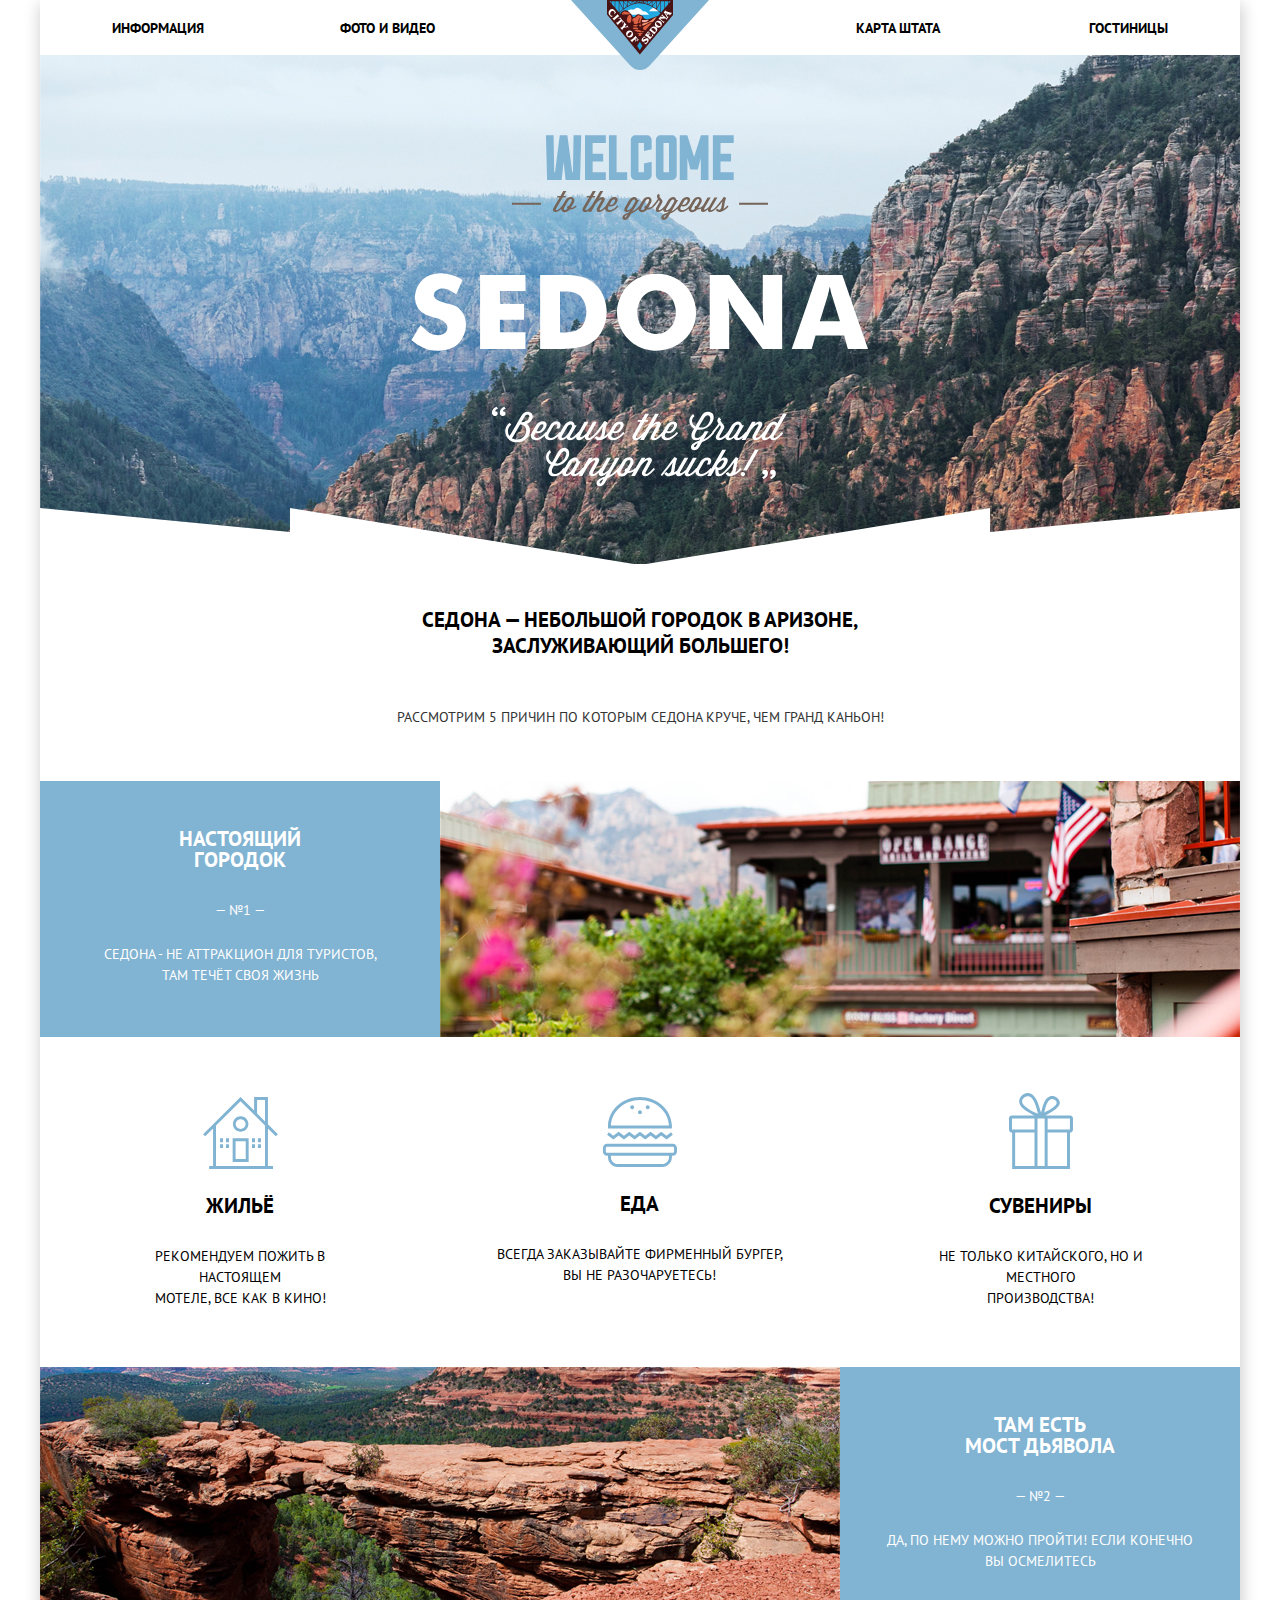
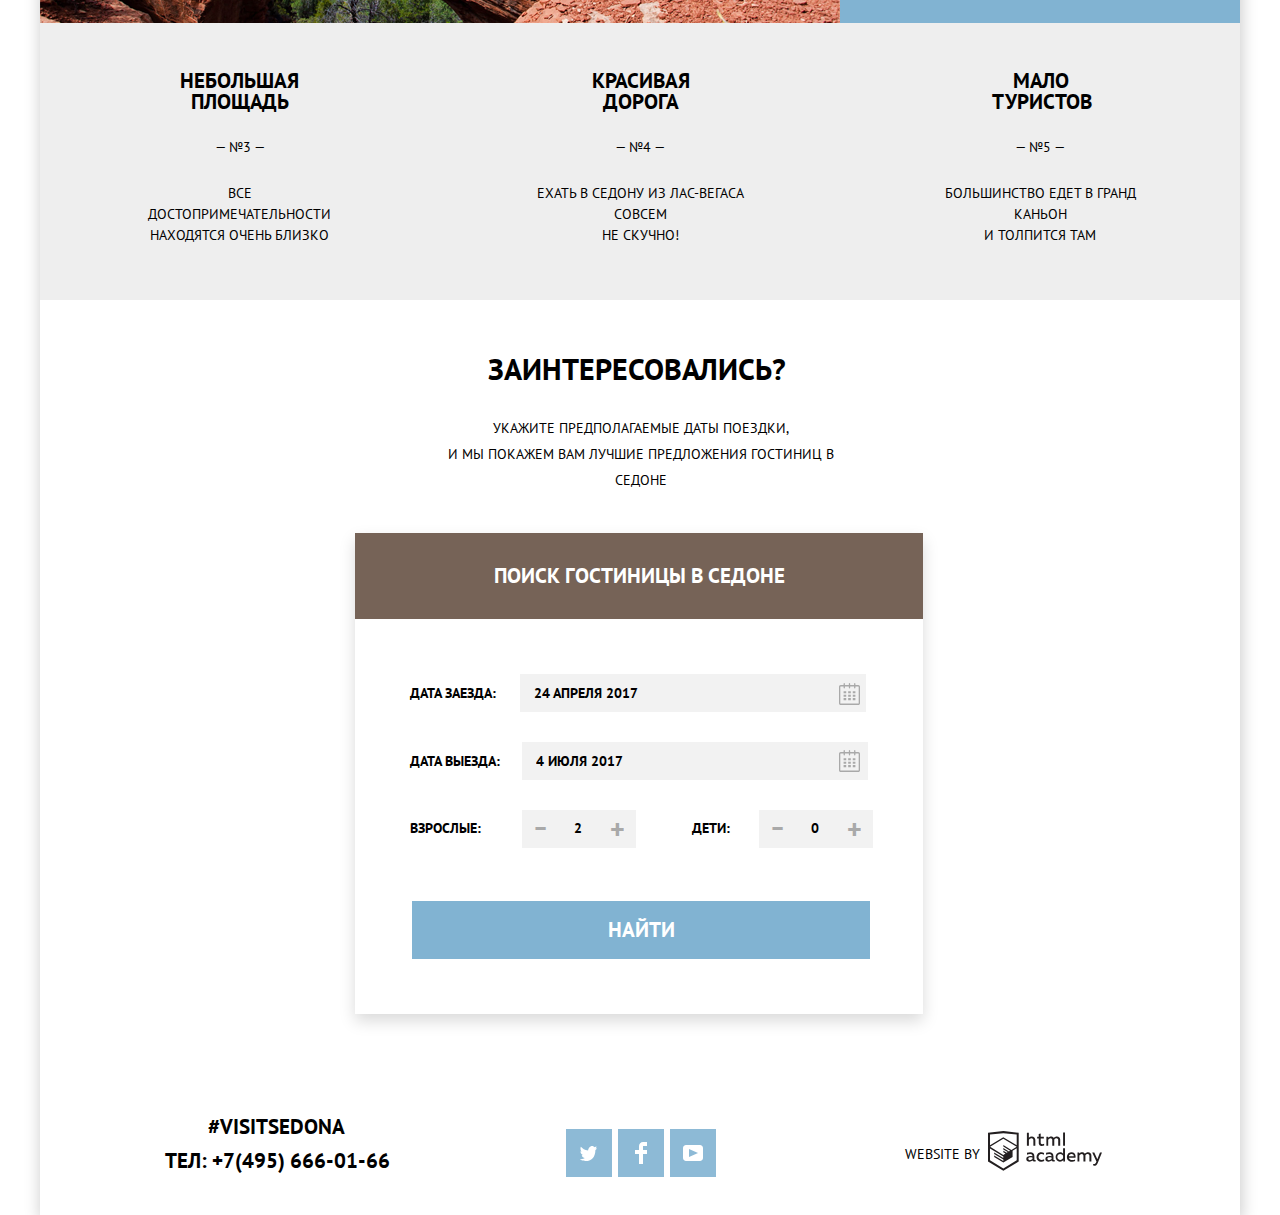
<file: index.html>
<!DOCTYPE html>
<html class="page" lang="ru">

<head>
  <meta charset="utf-8">
  <title>HTML Academy: Седона</title>
  <link rel="icon" href="favicon.ico">
  <link rel="icon" href="img/152.svg" type="image/svg+xml">
  <link rel="apple-touch-icon" href="img/180.png">
  <link rel="manifest" href="manifest.webmanifest">
  <link rel="stylesheet" href="css/normalize.css">
  <link rel="stylesheet" href="css/style.min.css">
</head>

<body class="page-body container">
  <header class="main-header">
    <a class="main-header-logo" aria-label="Логотип сайта Седоны">
      <img src="img/logo.svg" width="138" height="70" alt="Логотип Седоны">
    </a>
    <nav class="main-navigation">
      <ul class="site-navigation list-offset">
        <li><a href="#">Информация</a></li>
        <li><a href="#">Фото и видео</a></li>
        <li class="right"><a href="#">Карта Штата</a></li>
        <li class="right"><a href="catalog.html">Гостиницы</a></li>
      </ul>
    </nav>
  </header>

  <main class="container">
    <h1 class="visually-hidden">Седона</h1>
    <div class="logo">
      <p class="welcome-svg"><svg width="458" height="352" viewBox="0 0 458 352" fill="none"
          xmlns="http://www.w3.org/2000/svg">
          <path fill-rule="evenodd" clip-rule="evenodd"
            d="M181.774 56.09L178.929 60.967H176.2L175.33 62.401H178.087L172.018 72.784C170.741 74.992 171.642 77.03 174.08 77.03C175.303 77.03 176.618 76.393 177.933 75.409L177.155 76.743H180.201L184.789 68.856C189.433 63.089 191.495 63.836 190.188 66.046L186.268 72.786C184.99 74.996 185.891 77.034 188.329 77.034C190.125 77.034 192.117 75.664 194.022 73.829C194.168 75.686 195.689 77.034 198.112 77.034C201.535 77.034 204.932 74.394 207.428 71.526C207.231 71.123 206.709 70.665 206.302 70.493L206.099 70.719C203.921 73.216 201.135 75.194 199.017 75.194C197.157 75.194 196.053 74.048 197.447 71.639L197.737 71.119C199.683 71.924 203.341 71.55 205.605 67.679L206.042 66.932C207.667 64.179 206.1 62.114 203.632 62.114C201.193 62.114 199.249 63.377 197.972 65.555L195.042 70.52L194.866 70.72C192.689 73.214 190.571 75.192 189.235 75.192C188.569 75.192 188.189 74.732 188.885 73.557L193.24 66.014C194.546 63.749 193.3 62.114 191.616 62.114C190.309 62.114 188.914 62.831 187.406 64.379L192.224 56.09H189.205L180.782 70.528L180.612 70.718C178.436 73.214 176.315 75.192 174.979 75.192C174.312 75.192 173.935 74.732 174.633 73.557L181.105 62.399H183.572L184.444 60.966H181.948L184.793 56.091L181.774 56.09ZM149.465 60.969L152.31 56.094H155.329L152.483 60.967H154.982L154.11 62.403H151.645L145.169 73.561C144.472 74.736 144.85 75.196 145.517 75.196C146.852 75.196 148.974 73.217 151.15 70.721L151.306 70.545L152.543 68.455L154.023 65.902C155.765 62.918 157.563 62.002 159.885 62.002C162.731 62.002 164.414 64.955 162.586 68.082L159.741 72.928C161.252 72.899 162.935 72.184 164.299 70.721L164.504 70.493C164.91 70.665 165.432 71.122 165.632 71.526C164.092 73.332 161.248 74.422 159.448 74.422H158.782C155.513 78.506 150.166 77.763 150.172 73.961C148.306 75.73 146.369 77.034 144.615 77.034C142.177 77.034 141.276 74.996 142.554 72.787L148.622 62.404H145.865L146.735 60.969H149.465ZM160.263 66.967C161.291 65.225 160.825 64.02 159.841 63.93C159.076 63.86 157.998 64.466 157.071 66.022L155.62 68.459L153.326 72.387C151.526 75.484 154.983 75.943 156.405 73.533L156.435 73.477C156.26 73.189 156.144 72.844 156.144 72.473C156.144 71.498 156.927 70.694 157.914 70.694H158.059L160.263 66.967ZM203.575 66.936C204.587 65.192 204.055 64.275 203.086 64.332V64.333C202.334 64.377 201.317 65.011 200.554 66.303L198.608 69.66C199.741 70.062 201.688 70.12 203.138 67.682L203.575 66.936ZM247.404 58.869C245.69 60.389 245.546 62.083 246.621 63.459L246.883 63.803L246.821 63.8899C245.492 65.7458 243.718 68.2255 241.773 70.487L241.775 70.49L241.572 70.719C240.207 72.18 238.526 72.899 237.014 72.928L239.857 68.08C241.687 64.954 240.004 62 237.157 62C234.837 62 233.037 62.918 231.297 65.9L229.813 68.453L228.575 70.545L228.421 70.721C225.924 73.561 223.778 75.392 221.396 76.397L228.159 64.983H226.389C226.389 63.749 225.113 62.113 223.225 62.113C221.601 62.113 219.335 63.378 218.057 65.557L213.819 72.784C212.541 74.992 213.441 77.03 215.879 77.03C216.722 77.03 217.739 76.656 218.756 76.026L217.913 77.43C213.849 78.663 211.293 80.298 211.293 82.536C211.293 85.405 215.735 86.007 217.913 82.336L220.205 78.406C222.621 77.663 224.988 76.259 227.445 73.942C227.424 77.759 232.782 78.509 236.055 74.418H236.723C238.523 74.418 241.368 73.329 242.907 71.522C244.356 69.858 245.487 68.367 247.897 65.127L248.302 65.616C248.679 66.103 248.827 66.706 248.477 67.307L245.284 72.786C244.004 74.996 244.905 77.032 247.345 77.032C248.875 77.032 250.549 76.037 252.187 74.61C252.137 75.996 253.074 77.032 254.806 77.032C255.646 77.032 256.663 76.659 257.68 76.028L256.838 77.43C252.773 78.663 250.222 80.298 250.222 82.536C250.222 85.405 254.662 86.006 256.838 82.336L259.13 78.406C261.59 77.648 264 76.2 266.507 73.807C266.643 75.675 268.165 77.032 270.597 77.032C273.055 77.032 275.496 75.669 277.601 73.842C277.484 77.747 282.911 78.545 286.213 74.42H286.881C287.826 74.42 289.056 74.112 290.238 73.567C289.425 75.64 290.172 77.032 291.899 77.032C293.555 77.032 295.412 75.54 296.863 74.164C296.573 75.769 297.53 77.032 299.447 77.032C301.943 77.032 304.817 74.395 307.315 71.526L307.313 71.524C308.668 69.9796 309.896 68.3481 310.883 67.0383L310.883 67.0381C311.143 66.6925 311.387 66.3693 311.611 66.076C311.211 67.1162 311.017 68.435 310.827 69.7278C310.452 72.2827 310.091 74.736 308.185 74.736C307.169 74.736 306.765 73.646 306.765 73.646L304.875 74.621C304.875 74.621 305.426 77.033 308.185 77.033C308.453 77.033 308.697 77.0074 308.959 76.9799L309.025 76.973C309.04 76.973 309.055 76.9662 309.071 76.9595C309.086 76.9527 309.101 76.946 309.116 76.946C312.192 76.546 315.24 74.136 317.504 71.526C317.331 71.067 316.808 70.608 316.374 70.492L316.171 70.721C315.106 71.9533 313.886 73.0423 312.541 73.961C312.916 72.8472 313.113 71.4997 313.326 70.043C313.657 67.7852 314.025 65.2653 315.155 62.947L312.891 61.742C312.66 62.0549 312.379 62.4432 312.056 62.8882C310.633 64.8511 308.41 67.9181 306.185 70.49V70.492L305.982 70.721C303.806 73.217 301.687 75.193 300.351 75.193C299.684 75.193 299.306 74.734 300.004 73.559L306.448 62.401H303.428L298.058 71.666C295.765 73.73 293.996 74.878 293.414 74.619C292.714 74.3277 293.313 73.3433 293.705 72.6988C293.736 72.6486 293.765 72.6005 293.792 72.555L299.685 62.403H296.665L291.931 70.495L291.732 70.721C290.368 72.184 288.685 72.901 287.174 72.931L290.019 68.082C291.847 64.955 290.169 62.002 287.32 62.002C284.997 62.002 283.197 62.92 281.456 65.905L279.974 68.455L278.737 70.545L278.582 70.723C276.406 73.219 273.618 75.196 271.499 75.196C269.641 75.196 268.539 74.05 269.932 71.641L270.222 71.123C272.166 71.927 275.826 71.553 278.089 67.68L278.527 66.934C280.15 64.18 278.585 62.115 276.117 62.115C273.677 62.115 271.73 63.38 270.454 65.559L267.528 70.524L267.353 70.721C264.854 73.561 262.708 75.394 260.325 76.399L267.089 64.983H265.317C265.317 63.749 264.04 62.115 262.153 62.115C260.528 62.115 258.264 63.378 256.986 65.557L254.09 70.494L254.082 70.49L253.879 70.72C251.703 73.215 249.581 75.194 248.245 75.194C247.578 75.194 247.203 74.734 247.899 73.559L250.917 68.339C251.962 66.532 251.468 65.469 250.48 64.293L248.797 62.283C248.362 61.738 248.362 61.137 248.972 60.563L247.404 58.869ZM237.534 66.967C238.561 65.225 238.094 64.019 237.11 63.929V63.93C236.346 63.86 235.27 64.466 234.342 66.022L232.889 68.459L230.597 72.387C228.797 75.484 232.253 75.943 233.675 73.533L233.703 73.477C233.529 73.189 233.413 72.844 233.413 72.473C233.413 71.498 234.197 70.694 235.183 70.694H235.33L237.534 66.967ZM287.268 63.929C288.252 64.019 288.721 65.225 287.694 66.967L285.488 70.694H285.341C284.355 70.694 283.573 71.498 283.573 72.473C283.573 72.844 283.689 73.189 283.862 73.477L283.832 73.533C282.411 75.943 278.957 75.484 280.757 72.387L283.049 68.459L284.5 66.022C285.427 64.466 286.503 63.86 287.268 63.93V63.929ZM276.053 66.936C277.065 65.193 276.536 64.277 275.568 64.334V64.335C274.816 64.379 273.798 65.013 273.036 66.305L271.088 69.66C272.221 70.062 274.167 70.12 275.618 67.682L276.053 66.936ZM223.165 64.535C224.188 64.529 224.843 65.419 224.01 66.935L221.718 70.895C219.888 73.792 218.058 75.195 216.78 75.195C216.113 75.195 215.735 74.736 216.431 73.561L220.643 66.305C221.353 65.088 222.37 64.54 223.165 64.535ZM262.933 66.935C263.766 65.419 263.111 64.529 262.088 64.535C261.293 64.54 260.276 65.088 259.566 66.305L255.356 73.561C254.662 74.736 255.038 75.195 255.705 75.195C256.981 75.195 258.813 73.792 260.641 70.895L262.933 66.935ZM216.75 79.443L216.749 79.4443C214.459 80.3322 213.732 81.2201 213.732 81.994C213.732 82.797 214.748 82.968 215.386 81.85L216.749 79.4443L216.75 79.444V79.443ZM255.674 79.4443L255.675 79.443V79.444L255.674 79.4443ZM255.674 79.4443L254.313 81.85C253.673 82.968 252.657 82.797 252.657 81.994C252.657 81.2201 253.383 80.3322 255.674 79.4443ZM101.025 67.831H129.947V69.781H101.025V67.831ZM356.977 67.831H328.055V69.781H356.977V67.831Z"
            fill="#766458" />
          <path fill-rule="evenodd" clip-rule="evenodd"
            d="M194.824 37.364V45.1H174.008V0.352997H194.824V8.023H181.624V18.827H192.159V26.497H181.624V37.363L194.824 37.364ZM216.17 45.1V37.364L205.573 37.363V0.352997H197.957V45.1H216.17ZM322.7 45.1V37.364H309.499V26.497H320.034V18.827H309.499V8.024H322.7V0.352997H301.884V45.1H322.7ZM297.459 0.353997H289.908L283.115 21.959L276.324 0.353997H268.772V45.101H276.389V23.111L279.371 34.489H286.796L289.843 23.111V45.101H297.459V0.353997ZM257.999 8.024H252.476V37.364H258L257.999 8.024ZM265.679 5.085C265.679 2.463 263.521 0.353997 260.981 0.353997L249.557 0.354997C246.957 0.354997 244.861 2.464 244.861 5.085V40.37C244.861 42.927 246.957 45.1 249.557 45.1H260.981C263.521 45.1 265.679 42.927 265.679 40.37V5.085ZM232.971 28.606L240.649 26.816V40.368C240.649 42.925 238.492 45.098 235.953 45.098H224.528C221.928 45.098 219.833 42.925 219.833 40.368V5.084C219.833 2.462 221.928 0.353997 224.528 0.353997H235.951C238.491 0.353997 240.648 2.462 240.648 5.084V14.161L232.97 15.951V8.023H227.448V37.363H232.97L232.971 28.606ZM170.241 0.353997H162.564L161.994 37.364H161.232L156.344 0.353997H148.792L144.032 37.364H143.208L142.573 0.353997H134.957L136.099 45.1H150.632L152.599 26.626L154.567 45.1H169.037L170.241 0.353997Z"
            fill="#81B3D3" />
          <path fill-rule="evenodd" clip-rule="evenodd"
            d="M9.67303 190.115C9.75003 190.193 9.78903 190.27 9.78903 190.348C9.86703 190.348 9.94403 190.386 10.021 190.464C12.111 192.786 14.473 194.954 17.105 196.967C19.737 198.902 22.757 199.947 26.163 200.102C26.241 200.102 26.318 200.142 26.395 200.219H26.744C26.821 200.219 26.899 200.257 26.976 200.335H28.253C28.641 200.257 28.989 200.18 29.299 200.102C30.54 199.869 31.7235 199.396 32.783 198.709C33.943 198.012 34.834 197.16 35.453 196.154L35.686 195.689L35.918 195.225C36.073 194.683 36.189 194.18 36.267 193.715C36.344 193.251 36.383 192.825 36.383 192.438C36.383 190.348 35.453 188.606 33.596 187.212C31.8645 185.769 29.9011 184.631 27.789 183.844C26.9947 183.551 26.1794 183.318 25.35 183.148C24.622 182.928 23.8862 182.734 23.144 182.567H22.912C22.834 182.49 22.757 182.451 22.68 182.451C18.9145 181.533 15.3115 180.045 11.996 178.038C8.66603 175.948 6.38303 172.967 5.14403 169.096C4.9014 168.286 4.66905 167.473 4.44703 166.657C4.28809 165.773 4.17195 164.882 4.09903 163.987C4.0277 163.721 3.98875 163.448 3.98303 163.173V160.386C4.06003 159.767 4.17603 159.148 4.33103 158.528C4.57144 156.947 4.96015 155.391 5.49203 153.883C6.03403 152.335 6.73103 150.941 7.58203 149.703C10.06 145.599 13.234 142.657 17.105 140.877C21.054 139.096 25.157 138.206 29.415 138.206C30.422 138.206 31.428 138.283 32.435 138.438C33.5225 138.516 34.6068 138.632 35.686 138.786C38.51 139.261 41.2744 140.04 43.931 141.109C46.718 142.193 49.273 143.47 51.596 144.941L45.209 159.225C43.1246 157.681 40.9096 156.321 38.589 155.161C36.267 153.999 33.751 153.419 31.041 153.419H30.111C28.331 153.651 26.667 154.464 25.118 155.857C23.57 157.173 22.796 158.606 22.796 160.154V160.851C22.873 161.083 22.989 161.315 23.144 161.548C23.299 162.09 23.57 162.593 23.957 163.058C24.344 163.522 24.77 163.948 25.234 164.335C26.086 165.032 27.324 165.69 28.951 166.309C30.576 166.851 32.28 167.393 34.061 167.935C35.531 168.322 36.963 168.709 38.357 169.096C39.751 169.406 40.912 169.716 41.841 170.026C46.176 171.574 49.428 174.167 51.596 177.806C53.763 181.367 54.886 185.161 54.963 189.186V189.767C54.963 190.232 54.925 190.697 54.847 191.161V192.438C54.383 196.464 53.067 200.296 50.899 203.935C48.809 207.574 45.983 210.361 42.422 212.297C41.1002 212.918 39.7429 213.461 38.357 213.922C36.973 214.307 35.5792 214.656 34.177 214.968C33.0271 215.199 31.8633 215.354 30.693 215.432C29.5767 215.584 28.4516 215.661 27.325 215.664H26.047C21.402 215.51 16.835 214.503 12.344 212.644C7.85403 210.709 3.86703 208.154 0.384033 204.98L9.67303 190.115ZM225.567 143.869C219.219 147.353 214.264 152.386 210.703 158.966L210.702 158.965C209.679 160.861 208.824 162.842 208.147 164.887C207.462 166.859 206.919 168.877 206.522 170.926C206.289 172.011 206.134 173.055 206.057 174.061C205.98 175.068 205.941 176.075 205.941 177.081C205.941 183.894 207.799 190.475 211.515 196.823C215.231 203.094 220.341 207.933 226.844 211.339C229.212 212.565 231.704 213.538 234.276 214.242C236.864 214.931 239.506 215.397 242.173 215.636H243.683C244.222 215.713 244.765 215.752 245.309 215.752C252.895 215.752 260.135 213.7 267.025 209.597C273.915 205.417 278.986 199.572 282.237 192.062C282.845 190.55 283.349 188.998 283.747 187.417C284.205 185.823 284.516 184.191 284.676 182.54C284.831 181.765 284.909 180.991 284.909 180.217C284.986 179.365 285.025 178.552 285.025 177.778C285.025 171.354 283.515 165.198 280.496 159.314C277.477 153.353 273.219 148.592 267.722 145.03C265.173 143.407 262.445 142.082 259.593 141.082C256.849 140.086 254.007 139.386 251.115 138.992C250.186 138.914 249.219 138.837 248.212 138.759C247.283 138.682 246.354 138.643 245.425 138.643C238.535 138.643 231.915 140.385 225.567 143.869ZM298.712 213.95V139.976H318.222L346.093 177.95C346.813 179.075 347.472 180.238 348.067 181.434C348.771 182.608 349.429 183.809 350.041 185.034L351.435 188.054C351.899 189.06 352.364 190.027 352.828 190.956C352.755 190.138 352.639 189.324 352.48 188.518C352.403 187.744 352.325 186.931 352.248 186.079C352.09 184.495 351.974 182.908 351.899 181.318C351.819 179.655 351.78 177.989 351.783 176.324V139.976H371.176V213.95H351.783L323.68 175.744C322.906 174.815 322.17 173.731 321.474 172.493C320.77 171.161 320.111 169.805 319.5 168.428C319.05 167.453 318.586 166.485 318.106 165.525C317.747 164.585 317.359 163.655 316.945 162.738C317.332 165.138 317.642 167.577 317.874 170.054C318.106 172.531 318.216 175.009 318.222 177.486V213.95H298.712ZM406.172 139.976L380.74 213.95H400.714L404.546 200.595H433.114L436.83 213.95H457.036L431.372 139.976H406.172ZM408.844 186.311L416.392 161.808C416.699 160.733 416.971 159.649 417.205 158.556C417.521 157.445 417.792 156.322 418.017 155.189C418.094 155.034 418.134 154.918 418.134 154.84C418.134 154.686 418.172 154.531 418.25 154.376C418.327 153.911 418.405 153.485 418.482 153.098C418.637 152.634 418.753 152.208 418.83 151.821C418.908 152.208 418.985 152.634 419.063 153.098C419.14 153.486 419.256 153.911 419.411 154.376C419.653 155.659 419.924 156.937 420.224 158.208C420.6 159.412 420.987 160.612 421.385 161.808L428.934 186.311H408.844ZM263.542 185.559C263.774 184.785 263.968 183.972 264.122 183.12C264.355 182.269 264.51 181.417 264.587 180.565C264.665 180.024 264.703 179.482 264.703 178.94C264.781 178.398 264.819 177.894 264.819 177.43C264.819 176.963 264.78 176.497 264.703 176.036V174.643C264.316 171.313 263.31 168.101 261.683 165.004C260.058 161.907 257.813 159.507 254.948 157.804C254.174 157.417 253.4 157.069 252.626 156.759C251.852 156.449 251.077 156.179 250.303 155.946C249.535 155.792 248.76 155.676 247.981 155.598C247.216 155.444 246.438 155.366 245.658 155.365C241.71 155.365 238.071 156.605 234.742 159.082C231.413 161.559 229.09 164.849 227.774 168.952L227.542 169.417V169.881C227.303 170.604 227.109 171.341 226.962 172.088C226.807 172.785 226.652 173.52 226.497 174.294L226.265 175.92V178.359C226.265 178.591 226.303 178.862 226.381 179.172C226.613 183.275 227.851 187.185 230.097 190.901C232.419 194.539 235.594 196.939 239.619 198.101L241.013 198.565C241.477 198.643 241.981 198.72 242.523 198.797L243.916 199.03H245.31C249.413 199.03 253.09 197.83 256.342 195.43C259.671 192.952 262.071 189.662 263.542 185.559ZM169.541 212.092C173.799 211.162 177.747 209.459 181.386 206.982H181.387C185.877 203.73 189.322 199.55 191.722 194.44C194.122 189.33 195.438 184.027 195.671 178.53V175.627C195.671 175.162 195.632 174.698 195.554 174.234C195.245 168.968 193.89 163.859 191.49 158.904C189.09 153.95 185.722 149.963 181.387 146.944C178.023 144.485 174.189 142.746 170.123 141.834C166.097 140.905 161.993 140.324 157.813 140.092C156.652 140.014 155.452 139.976 154.213 139.976H129.129V213.95H152.935C154.175 213.95 155.414 213.911 156.651 213.834C160.986 213.602 165.283 213.022 169.541 212.092ZM148.986 197.343C149.218 197.343 149.451 197.382 149.683 197.459H150.496C150.806 197.459 151.076 197.499 151.309 197.576H154.444C155.296 197.498 156.109 197.421 156.883 197.343C158.887 197.19 160.87 196.84 162.805 196.298C164.741 195.756 166.483 194.943 168.031 193.859C170.509 192.079 172.328 189.679 173.489 186.659C174.721 183.595 175.352 180.323 175.347 177.021V176.091C175.347 175.782 175.309 175.472 175.231 175.163C175.079 172.23 174.369 169.353 173.141 166.685C171.902 163.898 170.199 161.692 168.031 160.065C166.441 158.767 164.574 157.853 162.573 157.395C160.592 156.924 158.569 156.652 156.534 156.582H148.986V197.343ZM69.076 139.975V213.949H114.482V197.343H88.934V184.801H112.973V169.007H88.934V156.117H114.482V139.975H69.076ZM351.423 336.358C351.31 336.649 351.253 336.941 351.253 337.235C351.253 337.953 351.5 338.504 351.993 338.884C352.488 339.268 353.063 339.458 353.713 339.458C353.689 339.839 353.589 340.176 353.409 340.468C353.23 340.759 353.001 341.016 352.733 341.228C352.466 341.441 352.179 341.621 351.876 341.767C351.572 341.912 351.298 342.029 351.048 342.119L352.398 344.109C352.431 344.093 352.464 344.077 352.496 344.062L352.526 344.048L352.582 344.022C352.644 343.993 352.706 343.966 352.768 343.939C352.974 343.851 353.214 343.731 353.494 343.587C353.802 343.424 354.1 343.244 354.387 343.047C354.689 342.844 354.972 342.613 355.23 342.356C355.783 341.807 356.223 341.154 356.526 340.436C356.83 339.717 356.981 338.928 356.981 338.078C356.981 337.627 356.915 337.201 356.779 336.797C356.644 336.393 356.454 336.045 356.207 335.753C355.916 335.436 355.56 335.196 355.146 335.026C354.73 334.858 354.298 334.774 353.848 334.774C353.443 334.774 353.078 334.848 352.753 334.994C352.443 335.129 352.162 335.323 351.926 335.566C351.703 335.802 351.535 336.065 351.423 336.358ZM359.09 337.235C359.09 336.942 359.147 336.649 359.257 336.358C359.37 336.065 359.539 335.802 359.763 335.566C359.99 335.331 360.263 335.138 360.588 334.994C360.915 334.849 361.278 334.774 361.684 334.774C362.134 334.774 362.567 334.858 362.981 335.026C363.398 335.196 363.751 335.436 364.042 335.753C364.292 336.045 364.482 336.393 364.616 336.797C364.75 337.202 364.818 337.628 364.818 338.078C364.827 338.887 364.672 339.689 364.363 340.436C364.059 341.154 363.618 341.806 363.065 342.356C362.806 342.613 362.523 342.844 362.22 343.047C361.934 343.246 361.636 343.426 361.327 343.587C361.047 343.732 360.807 343.851 360.602 343.939C360.478 343.993 360.354 344.05 360.232 344.109L358.884 342.119C359.131 342.03 359.404 341.912 359.709 341.767C360.013 341.621 360.299 341.441 360.569 341.228C360.837 341.014 361.063 340.761 361.242 340.468C361.423 340.176 361.524 339.84 361.546 339.458C360.924 339.469 360.318 339.266 359.827 338.884C359.337 338.504 359.09 337.953 359.09 337.236V337.235ZM94.36 279.394C94.473 279.103 94.53 278.81 94.53 278.519H94.531C94.531 277.8 94.283 277.251 93.791 276.87C93.297 276.488 92.723 276.298 92.073 276.298C92.096 275.915 92.196 275.577 92.376 275.285C92.556 274.993 92.779 274.74 93.049 274.527C93.319 274.313 93.606 274.134 93.909 273.988C94.1784 273.858 94.4537 273.74 94.734 273.636L93.386 271.648C93.342 271.67 93.219 271.728 93.016 271.815C92.813 271.904 92.571 272.023 92.291 272.167C91.9829 272.329 91.6847 272.509 91.398 272.707C91.0946 272.909 90.8119 273.14 90.554 273.397C90.001 273.947 89.5604 274.599 89.257 275.317C88.954 276.037 88.802 276.825 88.802 277.677C88.7999 278.112 88.8681 278.544 89.004 278.957C89.1262 279.339 89.3207 279.694 89.577 280.002C89.8723 280.319 90.2343 280.567 90.637 280.727C91.0489 280.895 91.4894 280.98 91.934 280.979C92.6564 280.989 93.3513 280.703 93.857 280.187C94.0757 279.959 94.2467 279.689 94.36 279.394ZM86.694 278.519C86.6892 279.141 86.4487 279.738 86.021 280.189C85.7854 280.431 85.5048 280.625 85.195 280.76C84.869 280.906 84.503 280.98 84.099 280.98C83.6541 280.981 83.2131 280.896 82.801 280.728C82.3984 280.567 82.0364 280.319 81.741 280.002C81.484 279.694 81.2894 279.339 81.168 278.957C81.0316 278.544 80.9634 278.112 80.966 277.677C80.966 276.825 81.116 276.037 81.421 275.317C81.7241 274.599 82.1647 273.946 82.718 273.397C82.965 273.149 83.245 272.92 83.561 272.706C83.875 272.494 84.173 272.313 84.454 272.166C84.734 272.022 84.974 271.904 85.178 271.816L85.2347 271.79C85.4036 271.714 85.5094 271.667 85.55 271.646L86.897 273.634C86.649 273.724 86.375 273.842 86.071 273.987C85.768 274.134 85.481 274.313 85.214 274.525C84.9465 274.737 84.7178 274.994 84.538 275.284C84.359 275.576 84.258 275.914 84.236 276.296C84.886 276.296 85.46 276.486 85.954 276.869C86.447 277.251 86.694 277.799 86.694 278.519ZM335.859 335.393H332.044L343.925 314.757H347.701L335.859 335.393ZM331.863 336.881C330.627 336.881 329.682 337.861 329.682 339.099C329.682 340.337 330.628 341.279 331.863 341.279C333.095 341.279 334.08 340.335 334.08 339.099C334.08 337.863 333.095 336.881 331.863 336.881ZM306.601 329.466L305.511 331.354C306.346 333.825 309.65 332.445 310.78 330.483L312.595 327.359C313.94 325.069 310.961 323.398 306.601 329.466ZM330.603 334.334C330.385 333.754 329.731 333.171 329.186 333.027L328.931 333.319C327.602 334.879 326.075 336.258 324.389 337.423C324.859 336.012 325.106 334.304 325.372 332.458C325.784 329.599 326.244 326.409 327.657 323.473L324.822 321.946C324.544 322.328 324.207 322.799 323.821 323.338L323.82 323.339L323.82 323.339C322.043 325.822 319.236 329.743 316.43 333.027C316.436 333.037 316.446 333.045 316.451 333.052C316.445 333.049 316.438 333.045 316.431 333.041C316.423 333.035 316.414 333.03 316.406 333.027L316.153 333.319C313.426 336.479 310.776 338.985 309.103 338.985C308.269 338.985 307.469 338.149 307.469 336.442V334.88C310.121 335.207 312.919 333.462 314.699 330.376L315.715 328.633C319.237 322.603 313.498 320.603 309.647 324.129L315.022 314.792H311.243L300.468 333.487C300.261 333.303 300.029 333.15 299.779 333.03L299.523 333.322C296.8 336.482 293.312 338.988 290.66 338.988C288.335 338.988 286.955 337.535 288.699 334.484L292.583 327.727C294.763 323.985 298.615 324.603 296.361 328.527L295.817 329.471H298.907L299.452 328.527C301.486 325.039 299.523 322.423 296.437 322.423C293.386 322.423 290.95 324.023 289.352 326.783L285.634 333.163C285.614 333.151 285.594 333.139 285.575 333.127C285.515 333.091 285.456 333.055 285.401 333.031L285.146 333.323C282.422 336.483 279.771 338.989 278.099 338.989C277.263 338.989 276.793 338.409 277.663 336.919L285.729 322.786H281.949L275.23 334.52C272.357 337.135 270.145 338.588 269.416 338.262C268.54 337.892 269.289 336.646 269.78 335.83C269.818 335.766 269.855 335.705 269.889 335.647L277.263 322.786H273.485L266.147 335.481C265.641 335.942 264.838 336.372 264.114 336.761C263.67 336.999 263.256 337.221 262.957 337.425C263.428 336.013 263.674 334.305 263.941 332.458V332.458L263.941 332.457C264.353 329.599 264.814 326.41 266.226 323.475L263.394 321.948C261.831 324.091 253.111 335.646 249.696 339.641C250.021 340.113 250.568 340.586 251.112 340.949C253.255 338.479 260.45 329.215 261.794 327.435C261.293 328.753 261.051 330.425 260.814 332.063C260.345 335.3 259.895 338.407 257.506 338.407C256.236 338.407 255.726 337.025 255.726 337.025L253.365 338.261C253.365 338.261 254.055 341.311 257.505 341.311C257.839 341.311 258.141 341.281 258.469 341.248L258.469 341.248L258.561 341.239C258.568 341.239 258.574 341.238 258.581 341.236C258.587 341.234 258.593 341.231 258.599 341.228C258.604 341.226 258.609 341.224 258.614 341.221L258.614 341.221C258.625 341.215 258.635 341.21 258.646 341.207L258.651 341.205L258.654 341.204C258.659 341.204 258.663 341.203 258.667 341.203C260.587 340.949 263.245 340.065 265.027 338.833C265.015 340.37 265.943 341.311 267.527 341.311C269.595 341.311 271.922 339.422 273.737 337.679C273.376 339.714 274.572 341.311 276.972 341.311C279.318 341.311 281.931 339.425 284.409 336.948C284.443 339.458 286.377 341.311 289.535 341.311C292.601 341.311 295.649 339.598 298.276 337.295L296.171 340.949H299.987L304.31 333.429V336.443C304.31 339.675 304.927 341.311 307.98 341.311C311.103 341.311 314.701 337.97 317.825 334.336C317.823 334.333 317.821 334.33 317.818 334.326C317.812 334.319 317.806 334.311 317.805 334.302C317.819 334.314 317.836 334.325 317.852 334.336C319.565 332.362 321.117 330.271 322.355 328.602C322.666 328.183 322.958 327.79 323.227 327.432C322.727 328.75 322.486 330.42 322.249 332.058C321.78 335.296 321.33 338.405 318.94 338.405C317.67 338.405 317.16 337.023 317.16 337.023L314.798 338.259C314.798 338.259 315.489 341.309 318.94 341.309C319.268 341.309 319.566 341.28 319.892 341.247L319.996 341.237C320.012 341.237 320.027 341.23 320.043 341.222C320.062 341.212 320.081 341.202 320.101 341.202C323.954 340.69 327.769 337.64 330.602 334.332L330.603 334.334ZM215.829 333.248H216.012L218.772 328.526C221.06 324.601 217.428 322.821 214.775 327.326L212.959 330.414L210.089 335.391C207.836 339.315 212.16 339.895 213.939 336.845L213.976 336.772C213.758 336.41 213.613 335.975 213.613 335.503C213.613 334.265 214.594 333.248 215.829 333.248ZM190.582 347.379C189.782 348.796 188.51 348.579 188.51 347.563C188.51 346.583 189.419 345.457 192.325 344.329L190.582 347.379ZM155.737 338.952C157.299 338.952 159.552 337.244 161.84 333.649L164.781 328.489C166.635 325.073 162.603 324.166 160.568 327.688L155.301 336.881C154.43 338.372 154.902 338.952 155.737 338.952ZM149.786 318.899C150.912 316.972 152.148 316.137 153.201 316.137C154.619 316.137 155.272 317.081 155.272 318.462C155.272 321.986 150.908 329.295 145.1 328.343H144.337L149.786 318.899ZM242.309 333.285L242.563 332.993L242.564 332.994C243.074 333.212 243.727 333.794 243.982 334.305C240.856 337.938 237.262 341.28 234.136 341.28C231.083 341.28 229.958 338.703 231.556 335.904L236.46 327.366C238.096 324.568 235.516 323.625 229.739 330.855L223.963 340.918H220.148L222.688 336.524C221.002 337.454 219.134 337.974 217.754 337.974H216.919C212.681 343.332 205.653 342.129 206.173 336.852C202.921 340.071 199.807 342.03 196.648 343.024L193.742 348.002C191.02 352.652 185.46 351.888 185.46 348.255C185.46 345.423 188.657 343.314 193.78 341.79L195.851 338.23C194.142 339.754 192.073 341.28 190.256 341.28C188.374 341.28 187.415 339.948 187.868 337.87C185.694 339.86 183.461 341.28 181.428 341.28C178.377 341.28 177.251 338.704 178.849 335.904L183.753 327.37C185.388 324.571 182.808 323.628 177.031 330.858L171.255 340.921H167.441L168.833 338.51C166.891 340.159 164.923 341.283 163.113 341.283C161.189 341.283 160.025 340.268 159.845 338.814C158.028 340.303 156.139 341.283 154.613 341.283C151.938 341.283 150.742 339.302 151.565 336.928L151.341 337.141L151.341 337.141C148.851 339.51 146.988 341.283 142.884 341.283C137.544 341.283 135.983 336.199 138.634 331.621L139.759 329.657C136.709 328.059 135.001 325.152 135.001 322.139C135.001 319.593 136.198 317.017 138.888 315.089L140.123 317.307C138.489 318.577 137.689 320.321 137.689 322.064C137.689 324.172 138.853 326.279 141.069 327.442L146.955 317.305C148.661 314.327 151.132 312.873 153.203 312.873C155.999 312.873 158.216 315.088 158.216 318.503C158.216 319.993 157.743 321.736 156.69 323.589C153.711 328.784 149.133 330.856 145.1 330.856C144.339 330.856 143.648 330.779 142.958 330.672L141.903 332.524C139.653 336.376 141.214 338.955 143.793 338.955C147.468 338.955 149.552 336.538 152.206 333.459L152.353 333.288L152.607 332.996C152.878 333.069 153.175 333.251 153.435 333.484L157.338 326.748C158.934 323.985 161.77 322.388 163.803 322.388C166.274 322.388 167.909 324.604 167.764 326.202H169.907L163.803 336.882C162.932 338.374 163.404 338.954 164.239 338.954C165.912 338.954 168.564 336.447 171.287 333.287L171.541 332.995C171.666 333.053 171.786 333.12 171.9 333.197L177.938 322.752H181.718L180.301 325.221C182.189 323.259 183.897 322.387 185.532 322.387C187.639 322.387 189.201 324.459 187.566 327.329L182.117 336.882C181.246 338.374 181.718 338.954 182.553 338.954C184.225 338.954 186.876 336.447 189.601 333.287L189.855 332.995C189.97 333.049 190.081 333.111 190.186 333.182L196.214 322.752H199.992L192.617 335.612L192.57 335.692L192.506 335.798C192.016 336.616 191.271 337.859 192.145 338.228C192.871 338.554 195.124 337.065 198.031 334.378L204.714 322.752H208.493L198.138 340.482C201.116 339.207 203.768 336.882 206.893 333.287L207.147 332.996C207.266 333.05 207.38 333.114 207.489 333.186L209.109 330.416L210.961 327.183C213.142 323.405 215.393 322.243 218.3 322.243C221.862 322.243 223.968 325.982 221.68 329.944L218.12 336.084C220.009 336.047 222.117 335.137 223.823 333.285L224.078 332.993C224.248 333.073 224.41 333.17 224.56 333.283L230.648 322.75H234.427L233.01 325.219C234.9 323.257 236.605 322.386 238.241 322.386C240.346 322.386 241.912 324.457 240.276 327.327L234.826 336.88C233.955 338.372 234.426 338.952 235.262 338.952C236.934 338.952 239.587 336.445 242.309 333.285ZM361.194 297.421C358.904 301.162 356.579 302.942 354.982 302.942C354.147 302.942 353.675 302.362 354.545 300.872L359.812 291.679C361.847 288.155 365.879 289.064 364.026 292.479H364.061L361.194 297.421ZM318.903 302.942C320.464 302.942 322.717 301.234 325.007 297.64L327.948 292.479C329.8 289.064 325.768 288.155 323.734 291.679L318.466 300.872C317.596 302.362 318.067 302.942 318.903 302.942ZM285.09 311.37C284.293 312.787 283.02 312.57 283.02 311.554C283.02 310.573 283.892 309.447 286.799 308.32L285.09 311.37ZM296.535 280.129C295.48 280.129 294.245 280.963 293.118 282.889L287.67 292.334H288.433C298.06 294.564 302.529 280.129 296.535 280.129ZM370.782 296.986L370.527 297.276C367.807 300.436 365.153 302.943 363.48 302.943C362.645 302.943 362.173 302.363 363.043 300.872L375.832 278.748H372.053L366.496 288.339C365.842 287.285 364.606 286.377 363.043 286.377C361.008 286.377 358.176 287.976 356.577 290.736L352.879 297.116C352.866 297.109 352.853 297.101 352.84 297.093L352.815 297.078C352.757 297.043 352.699 297.008 352.645 296.984L352.39 297.276C349.667 300.436 347.39 302.942 345.718 302.942C344.881 302.942 344.411 302.362 345.28 300.872L350.73 291.317C352.367 288.447 350.802 286.375 348.696 286.375C347.06 286.375 345.356 287.246 343.464 289.21L344.881 286.74H341.102L335.065 297.187C334.95 297.11 334.83 297.042 334.705 296.984L334.449 297.276C331.726 300.436 329.075 302.942 327.403 302.942C326.568 302.942 326.097 302.362 326.967 300.872L333.07 290.19H330.926C331.072 288.592 329.438 286.375 326.966 286.375C324.931 286.375 322.096 287.974 320.498 290.733L316.846 297.039L316.64 297.273C313.918 300.432 310.89 302.938 309.22 302.938C308.383 302.938 307.913 302.358 308.783 300.868L312.561 294.257C313.868 291.967 313.25 290.624 312.016 289.134L309.91 286.59C309.365 285.9 309.365 285.137 310.128 284.41L308.166 282.267C306.022 284.194 305.841 286.336 307.184 288.08L307.513 288.516L307.379 288.705L307.379 288.706C305.721 291.048 303.523 294.153 301.116 296.981C301.157 297.04 301.202 297.098 301.25 297.156C301.29 297.204 301.331 297.253 301.374 297.301C298.261 300.881 295.615 303.196 292.644 304.463L297.439 296.253H293.661L293.262 296.908C291.264 300.432 288.974 302.939 286.032 302.939C283.452 302.939 282.982 300.36 285.232 296.509L286.287 294.657C286.995 294.774 287.711 294.834 288.429 294.838C301.872 294.838 308.375 276.856 296.533 276.856C294.461 276.856 291.989 278.31 290.283 281.288L284.398 291.423C282.182 290.262 281.02 288.155 281.02 286.048C281.02 284.305 281.82 282.56 283.452 281.29L282.219 279.073C279.529 280.999 278.331 283.577 278.331 286.12C278.331 289.136 280.04 292.042 283.091 293.64L281.964 295.603C279.312 300.181 279.784 305.266 285.126 305.266C286.724 305.266 288.067 304.794 289.231 304.066L288.248 305.776C283.128 307.336 279.966 309.407 279.966 312.241C279.966 315.873 285.526 316.637 288.248 311.987L291.155 307.01C295.08 305.775 298.931 303.087 303.073 298.291C303.006 298.165 302.927 298.046 302.837 297.936C304.515 295.965 305.939 294.062 308.787 290.19L309.294 290.809C309.767 291.425 309.948 292.189 309.512 292.953L305.515 299.89C303.916 302.685 305.043 305.264 308.095 305.264C309.994 305.264 312.443 304.025 314.48 302.24C314.436 303.978 315.624 305.264 317.779 305.264C319.304 305.264 321.194 304.284 323.009 302.794C323.192 304.248 324.356 305.264 326.279 305.264C328.089 305.264 330.056 304.139 331.999 302.49L330.607 304.902H334.42L340.197 294.837C345.974 287.608 348.554 288.553 346.917 291.35L342.014 299.888C340.417 302.686 341.541 305.264 344.592 305.264C346.602 305.264 348.428 303.88 350.574 301.931C350.374 303.824 351.578 305.264 353.856 305.264C355.381 305.264 357.27 304.284 359.088 302.794C359.27 304.249 360.433 305.264 362.357 305.264C365.482 305.264 369.077 301.923 372.202 298.288C371.946 297.784 371.293 297.203 370.782 296.986ZM262.281 292.48C264.535 288.556 260.682 287.939 258.502 291.681L256.068 295.931C257.484 296.439 259.919 296.513 261.736 293.424L262.281 292.48ZM255.451 305.268C259.738 305.268 263.991 301.927 267.113 298.293C266.86 297.783 266.205 297.203 265.696 296.985L265.443 297.277C262.717 300.437 259.23 302.943 256.576 302.943C254.251 302.943 252.871 301.49 254.614 298.438L254.977 297.785C257.412 298.801 261.989 298.33 264.823 293.425L265.368 292.481C267.403 288.992 265.441 286.377 262.352 286.377C259.302 286.377 256.868 287.975 255.269 290.736L251.59 297.049C251.552 297.029 251.514 297.001 251.478 296.985L251.223 297.277C248.499 300.437 245.848 302.943 244.176 302.943C243.34 302.943 242.87 302.363 243.739 300.872L249.189 291.317C250.824 288.447 249.261 286.375 247.153 286.375C245.518 286.375 243.774 287.284 241.887 289.246L247.917 278.746H244.139L233.483 297.236C233.348 297.138 233.203 297.053 233.051 296.984L232.796 297.275C230.071 300.436 227.42 302.942 225.748 302.942C224.913 302.942 224.441 302.362 225.311 300.872L233.413 286.738H236.503L237.593 284.921H234.468L238.028 278.746H234.25L230.69 284.921H227.275L226.185 286.738H229.635L222.042 299.891C220.444 302.69 221.57 305.268 224.621 305.268C226.499 305.268 228.547 304.055 230.561 302.304L229.062 304.904H232.877L238.617 294.912C244.43 287.61 247.01 288.555 245.375 291.352L240.47 299.89C238.872 302.688 239.998 305.266 243.05 305.266C245.346 305.266 247.896 303.461 250.326 301.061C250.436 303.492 252.359 305.268 255.451 305.268ZM131.756 292.479C134.01 288.555 130.16 287.938 127.98 291.68L125.545 295.929C126.961 296.438 129.397 296.511 131.212 293.423L131.756 292.479ZM151.099 300.871L156.367 291.68C158.401 288.154 162.434 289.063 160.58 292.479L157.638 297.638C155.35 301.233 153.095 302.942 151.534 302.942C150.7 302.942 150.227 302.361 151.099 300.872V300.871ZM208.859 292.479C211.113 288.555 207.263 287.938 205.083 291.68L202.648 295.929C204.064 296.437 206.499 296.511 208.314 293.423L208.859 292.479ZM147.275 301.206C146.648 303.446 147.845 305.266 150.409 305.266C151.934 305.266 153.824 304.286 155.639 302.797C155.822 304.25 156.985 305.267 158.909 305.267C160.922 305.267 163.127 303.877 165.278 301.921C164.86 303.963 165.817 305.267 167.678 305.267C169.751 305.267 172.076 303.377 173.891 301.633C173.527 303.669 174.728 305.267 177.125 305.267C180.25 305.267 183.845 301.925 186.97 298.291C186.955 298.262 186.935 298.232 186.914 298.203C186.899 298.182 186.883 298.161 186.87 298.14C188.51 296.232 189.998 294.233 191.2 292.618L191.2 292.618L191.2 292.617L191.201 292.617L191.201 292.616C191.529 292.175 191.836 291.764 192.118 291.39C191.617 292.708 191.375 294.379 191.138 296.018V296.018C190.669 299.254 190.219 302.362 187.83 302.362C186.56 302.362 186.05 300.98 186.05 300.98L183.687 302.215C183.687 302.215 184.377 305.267 187.829 305.267C188.153 305.267 188.447 305.238 188.766 305.206L188.883 305.194C188.902 305.194 188.92 305.185 188.938 305.176C188.956 305.168 188.973 305.159 188.991 305.159C191.767 304.792 194.52 303.103 196.904 300.95C196.962 303.436 198.89 305.267 202.029 305.267C206.316 305.267 210.567 301.926 213.691 298.291C213.437 297.781 212.783 297.201 212.275 296.983L212.021 297.275C209.296 300.435 205.808 302.942 203.158 302.942C200.832 302.942 199.451 301.488 201.195 298.437L201.559 297.783C203.991 298.799 208.569 298.328 211.404 293.423L211.949 292.48C213.983 288.991 212.021 286.376 208.934 286.376C205.884 286.376 203.447 287.974 201.851 290.734L198.181 297.028C198.165 297.023 198.149 297.014 198.133 297.006C198.114 296.997 198.096 296.987 198.077 296.982L197.823 297.273C196.494 298.833 194.967 300.213 193.281 301.379C193.752 299.967 193.998 298.259 194.265 296.412V296.412L194.265 296.412C194.678 293.554 195.139 290.364 196.551 287.428L193.718 285.902C193.434 286.292 193.089 286.774 192.693 287.326L192.693 287.326C190.914 289.811 188.12 293.713 185.325 296.982C185.336 296.997 185.348 297.012 185.36 297.028C185.368 297.037 185.376 297.047 185.384 297.056L185.386 297.059L185.387 297.06C185.403 297.08 185.42 297.1 185.435 297.12L185.3 297.273C182.576 300.433 179.924 302.94 178.252 302.94C177.417 302.94 176.945 302.36 177.816 300.87L185.881 286.735H182.102L175.382 298.469C172.512 301.085 170.297 302.538 169.568 302.211C168.692 301.841 169.443 300.593 169.934 299.776L169.935 299.774L169.944 299.759C169.965 299.726 169.984 299.693 170.003 299.661C170.016 299.639 170.029 299.617 170.042 299.596L177.415 286.736H173.637L167.624 297.141L167.59 297.12C167.504 297.067 167.418 297.014 167.337 296.98L167.083 297.27C164.358 300.43 161.707 302.937 160.035 302.937C159.2 302.937 158.728 302.357 159.599 300.867L165.702 290.185H163.558C163.704 288.587 162.07 286.369 159.598 286.369C157.564 286.369 154.73 287.969 153.132 290.729L149.302 297.341C149.126 297.197 148.932 297.075 148.726 296.978L148.472 297.268C145.748 300.428 142.614 302.935 139.962 302.935C137.638 302.935 136.256 301.482 137.999 298.431L141.886 291.675C144.066 287.933 147.917 288.55 145.663 292.473L145.118 293.418H148.208L148.752 292.473C150.786 288.986 148.825 286.369 145.738 286.369C142.686 286.369 140.604 287.969 139.008 290.729L135.252 297.172C135.142 297.098 135.026 297.033 134.905 296.978L134.651 297.268C131.927 300.428 128.704 302.935 126.053 302.935C123.727 302.935 122.346 301.482 124.09 298.431L124.453 297.777C126.887 298.795 131.465 298.322 134.299 293.419L134.844 292.473C136.878 288.987 134.916 286.37 131.828 286.37C128.778 286.37 126.342 287.968 124.745 290.73L120.785 297.522C118.422 301.555 120.458 305.26 124.925 305.26C128.254 305.26 130.938 303.245 133.713 300.643C133.615 303.28 135.571 305.26 138.834 305.26C141.922 305.266 144.634 303.532 147.275 301.206ZM113.454 282.015L110.403 287.246V287.247C114.254 287.174 116.399 286.338 117.849 283.614C119.739 280.053 116.214 277.258 113.454 282.015ZM106.335 304.466C104.082 304.466 102.302 303.958 100.885 303.16C101.539 302.396 102.192 301.451 102.775 300.471L109.131 289.463L110.148 289.571C119.014 291.426 115.489 304.466 106.335 304.466ZM115.672 288.991C123.3 286.41 123.881 276.856 116.361 276.856C114.29 276.856 111.82 278.309 110.113 281.288L99.94 298.872C99.5203 299.627 99.0343 300.344 98.488 301.013C95.872 297.418 96.635 292.042 100.304 289.679L98.777 287.753C90.857 292.803 93.183 307.37 106.407 307.37C117.707 307.372 122.937 293.824 115.672 288.991Z"
            fill="white" />
        </svg>
      </p>
      <svg class="zigzag" width="1200" height="57" viewBox="0 0 1200 57" fill="none" xmlns="http://www.w3.org/2000/svg">
        <path d="M0 57V0L250 24V0L600 57L950 0V24L1200 0V57H0Z" fill="white" />
      </svg>
    </div>
    <div class="sedona-container-1">
      <h2 class="about-us-title visually-hidden">О нас</h2>
      <p class="about-us">Седона &mdash; Небольшой городок в Аризоне,<br>заслуживающий большего!</p>
      <p class="features-desc">Рассмотрим 5 причин по которым Седона круче, чем Гранд Каньон!</p>
    </div>
    <h2 class="features-block visually-hidden">Преимущества</h2>
    <section class="features">
      <div class="features-container-1">
        <div class="blue">
          <h3>Настоящий<br> городок</h3>
          <p class="number-1">— №1 —</p>
          <p class="tourist-attraction">Седона - не аттракцион для туристов, там течёт своя жизнь</p>
        </div>
        <figure class="open-range-pub">
          <img src="img/building-image.jpg" height="256" width="800" alt="Open range pub">
        </figure>
      </div>
      <ul class="feature-container-list list-offset block-white">
        <li class="feature-item item-housing">
          <p class="h-3"> <svg aria-hidden="true" focusable="false" width="75" height="72" viewBox="0 0 75 72"
              fill="none" xmlns="http://www.w3.org/2000/svg">
              <path fill-rule="evenodd" clip-rule="evenodd"
                d="M45.656 65.033H29.656V41.21H45.656V65.033ZM42.718 44.134H32.593V62.11H42.718V44.134Z"
                fill="#81B3D2" />
              <path fill-rule="evenodd" clip-rule="evenodd"
                d="M72.771 39.253L74.847 37.185L64.939 27.32V0H51.127V13.567L37.5 0L0.151993 37.185L2.22899 39.253L10.061 31.458V69.076H6.12399V72H69.999V69.076H64.94V31.458L72.771 39.253ZM62.002 69.076H12.999V28.534L37.5 4.149L62.002 28.534V69.076ZM54.064 16.492L62.002 24.394V2.924H54.064V16.492Z"
                fill="#81B3D2" />
              <path fill-rule="evenodd" clip-rule="evenodd"
                d="M37.656 34.7929C33.376 34.7929 29.906 31.3409 29.906 27.0799C29.906 22.8209 33.375 19.3669 37.656 19.3669C41.935 19.3669 45.406 22.8209 45.406 27.0799C45.406 31.3409 41.935 34.7929 37.656 34.7929ZM42.625 27.0799C42.625 24.3489 40.4 22.1349 37.656 22.1349C34.911 22.1349 32.686 24.3489 32.686 27.0799C32.686 29.8119 34.91 32.0279 37.656 32.0279C40.4 32.0279 42.625 29.8119 42.625 27.0799ZM17.061 41.2099H20.061V45.1289H17.061V41.2099ZM25.999 41.2099H22.999V45.1289H25.999V41.2099ZM17.061 47.1819H20.061V51.1009H17.061V47.1819ZM25.999 47.1819H22.999V51.1009H25.999V47.1819ZM48.998 41.2099H51.998V45.1289H48.998V41.2099ZM57.936 41.2099H54.936V45.1289H57.936V41.2099ZM48.998 47.1819H51.998V51.1009H48.998V47.1819ZM57.936 47.1819H54.936V51.1009H57.936V47.1819Z"
                fill="#81B3D2" />
            </svg>
          </p>
          <h3>Жильё</h3>
          <p class="item-live">Рекомендуем пожить в настоящем<br>мотеле, все как в кино!</p>
        </li>
        <li class="feature-item item-food">
          <p class="h-3"> <svg aria-hidden="true" focusable="false" width="75" height="70" viewBox="0 0 75 70"
              fill="none" xmlns="http://www.w3.org/2000/svg">
              <path fill-rule="evenodd" clip-rule="evenodd"
                d="M8.97802 31.544H69.855C69.896 30.925 69.924 30.303 69.924 29.674C69.924 29.2812 69.9081 28.8934 69.8922 28.5046V28.5045L69.892 28.501C69.227 12.657 55.186 0 37.952 0C20.719 0 6.67702 12.657 6.01302 28.501C5.99602 28.891 5.98102 29.281 5.98102 29.674C5.98102 30.303 6.00902 30.925 6.05102 31.544H8.97802ZM21.957 42.465L16.634 38.406L11.308 42.465L5.12002 37.751L6.84102 35.294L11.308 38.695L16.635 34.638L21.958 38.695L27.283 34.638L32.611 38.695L37.939 34.638L43.267 38.695L48.596 34.638L53.923 38.695L59.253 34.639L64.589 38.696L69.063 35.293L70.783 37.752L64.589 42.464L59.253 38.405L53.923 42.465L48.596 38.406L43.267 42.465L37.939 38.406L32.611 42.465L27.283 38.406L21.957 42.465ZM5.05102 46.71H70.854C73.128 46.71 74.988 48.65 74.988 51.023V54.527C74.988 56.899 73.127 58.84 70.853 58.84H69.923V59.893C69.923 65.429 65.581 69.958 60.275 69.958H15.629C10.322 69.958 5.98102 65.429 5.98102 59.893V58.84H5.05102C2.77702 58.84 0.916016 56.899 0.916016 54.527V51.023C0.916016 48.65 2.77702 46.71 5.05102 46.71ZM60.276 66.915C63.987 66.915 67.006 63.765 67.006 59.894H67.005V58.841H8.89802V59.894C8.89802 63.765 11.918 66.915 15.629 66.915H60.276ZM72.071 54.527C72.071 55.215 71.513 55.798 70.853 55.798H5.05102C4.39102 55.798 3.83402 55.216 3.83402 54.527V51.023C3.83402 50.335 4.39202 49.752 5.05102 49.752H70.853C71.513 49.752 72.071 50.334 72.071 51.023V54.527ZM66.973 28.501C66.302 14.359 53.543 3.043 37.952 3.043C22.361 3.043 9.60402 14.359 8.93102 28.501H66.973Z"
                fill="#81B3D2" />
              <path
                d="M37.952 17.29C39.0262 17.29 39.897 16.3811 39.897 15.26C39.897 14.1388 39.0262 13.23 37.952 13.23C36.8778 13.23 36.007 14.1388 36.007 15.26C36.007 16.3811 36.8778 17.29 37.952 17.29Z"
                fill="#81B3D2" />
              <path
                d="M30.172 12.26C31.2468 12.26 32.118 11.3511 32.118 10.23C32.118 9.10881 31.2468 8.19995 30.172 8.19995C29.0973 8.19995 28.226 9.10881 28.226 10.23C28.226 11.3511 29.0973 12.26 30.172 12.26Z"
                fill="#81B3D2" />
              <path
                d="M45.732 12.26C46.8068 12.26 47.678 11.3511 47.678 10.23C47.678 9.10881 46.8068 8.19995 45.732 8.19995C44.6573 8.19995 43.786 9.10881 43.786 10.23C43.786 11.3511 44.6573 12.26 45.732 12.26Z"
                fill="#81B3D2" />
            </svg>
          </p>
          <h3>Еда</h3>
          <p class="item-order">Всегда заказывайте фирменный бургер,<br>вы не разочаруетесь!</p>
        </li>
        <li class="feature-item item-souvenirs">
          <p class="h-3"> <svg aria-hidden="true" focusable="false" width="64" height="77" viewBox="0 0 64 77"
              fill="none" xmlns="http://www.w3.org/2000/svg">
              <path fill-rule="evenodd" clip-rule="evenodd"
                d="M61.097 23.501H36.312C50.125 16.602 51.229 12.25 50.72 9.816C49.558 5.853 45.028 2.793 40.718 4.409C35.149 6.498 33.581 14.797 32.074 20.796C30.15 14.726 28.29 6.982 23.938 3.059C22.677 1.921 20.843 0.794999 18.175 1.031C14.149 1.387 8.373 6.413 10.717 12.012C12.968 17.39 20.404 20.789 25.295 23.501H2.879C1.29355 23.5026 0.00715075 24.7846 0 26.37V37.692C0.00715075 39.2774 1.29355 40.5594 2.879 40.561H3.153V77H60.994V40.561H61.097C62.6828 40.5599 63.9698 39.2778 63.977 37.692V26.37C63.9698 24.7842 62.6828 23.5021 61.097 23.501ZM42.413 6.944C44.516 6.634 47.395 8.243 47.668 10.153C48.061 12.909 44.268 15.408 42.582 16.574C40.059 18.318 37.654 19.217 35.295 20.629C36.179 16.939 37.844 7.618 42.413 6.944ZM19.531 16.912C17.306 15.427 12.987 12.481 13.091 9.141C13.203 5.546 18.834 2.571 21.905 5.255C25.761 8.626 27.618 16.36 29.024 21.812C25.775 20.273 22.696 19.024 19.531 16.912ZM25.503 74.026H6.136V40.561H25.504V74.026H25.503ZM25.503 37.524H3.046V26.538H25.503V37.524ZM35.66 37.524V74.027H28.486V26.538H35.66V37.524ZM58.011 74.026H38.644V40.561H58.011V74.026ZM60.931 37.524H38.644V26.538H60.931V37.524Z"
                fill="#81B3D2" />
            </svg> </p>
          <h3>Сувениры</h3>
          <p class="item-produce">Не только китайского, но и местного<br> производства!</p>
        </li>
      </ul>
      <div class="features-container-2">
        <figure class="bridge-photo">
          <img src="img/devil-bridge.jpg" width="800" height="256" alt="Мост дьявола">
        </figure>
        <div class="blue blue-bridge">
          <h3>Там есть<br> мост дьявола</h3>
          <p class="number">— №2 —</p>
          <p class="paragraph">Да, по нему можно пройти! Если конечно<br>вы осмелитесь</p>
        </div>
      </div>
      <ul class="feature-container-list grey-section list-offset">
        <li class="feature-item item-area">
          <h3>Небольшая площадь</h3>
          <p>— №3 —</p>
          <p>Все достопримечательности находятся очень близко</p>
        </li>
        <li class="feature-item item-road">
          <h3>Красивая дорога</h3>
          <p>— №4 —</p>
          <p>Eхать в седону из лас-вегаса совсем<br>не скучно!</p>
        </li>
        <li class="feature-item item-tourists">
          <h3>Мало туристов</h3>
          <p>— №5 —</p>
          <p>Большинство едет в гранд каньон<br> и толпится там </p>
        </li>
      </ul>
    </section>
    <div class="container more-block">
      <h2 class="hotel-search">Заинтересовались?</h2>
      <p class="hotel-search-description">Укажите предполагаемые даты поездки,<br>и мы покажем вам лучшие предложения
        гостиниц в седоне</p>
    </div>
    <section class="modal modal-search">
      <button type="button" class="modal-title">Поиск гостиницы в седоне</button>
      <form class="hotel-search-form" action="https://echo.htmlacademy.ru/" method="post">
        <div class="input-field">
          <p class="hotel-search-item">
            <label for="arrival-label" class="arrival-label label-1">
              Дата заезда:
            </label>
            <input class="booking-input" type="text" name="date-of-arrival" placeholder="24 апреля 2017"
              id="arrival-label">
            <button type="button" class="calendar" aria-label="Иконка календаря для выбора даты"><svg width="21"
                height="23" viewBox="0 0 21 23" fill="none" xmlns="http://www.w3.org/2000/svg">
                <path fill-rule="evenodd" clip-rule="evenodd"
                  d="M16.406 3.02498H19.251C20.217 3.02498 21 3.84698 21 4.86198V21.164C21 22.179 20.217 23 19.251 23H1.75C0.784 23 0 22.179 0 21.164V4.86198C0 3.84698 0.784 3.02498 1.75 3.02498H4.593V1.64798C4.593 1.26698 4.887 0.958984 5.25 0.958984C5.612 0.958984 5.906 1.26698 5.906 1.64798V3.02498H9.844V1.64798C9.844 1.26698 10.138 0.958984 10.501 0.958984C10.862 0.958984 11.156 1.26698 11.156 1.64798V3.02498H15.094V1.64798C15.094 1.26698 15.387 0.958984 15.75 0.958984C16.112 0.958984 16.406 1.26698 16.406 1.64798V3.02498ZM19.5646 21.484C19.6466 21.3979 19.691 21.2828 19.688 21.164H19.689V4.86198C19.689 4.60898 19.493 4.40298 19.252 4.40298H16.407V5.78098C16.407 6.16198 16.113 6.46998 15.751 6.46998C15.388 6.46998 15.095 6.16198 15.095 5.78098V4.40298H11.157V5.78098C11.157 6.16198 10.863 6.46998 10.502 6.46998C10.139 6.46998 9.845 6.16198 9.845 5.78098V4.40298H5.907V5.78098C5.907 6.16198 5.613 6.46998 5.251 6.46998C4.888 6.46998 4.594 6.16198 4.594 5.78098V4.40298H1.75C1.50263 4.40953 1.30696 4.61458 1.312 4.86198V21.164C1.30696 21.4114 1.50263 21.6164 1.75 21.623H19.251C19.3698 21.6201 19.4826 21.5701 19.5646 21.484Z"
                  fill="#A9A9A9" />
                <path fill-rule="evenodd" clip-rule="evenodd"
                  d="M4.59399 9.2251H7.21899V11.2911H4.59399V9.2251ZM4.59399 12.6681H7.21899V14.7351H4.59399V12.6681ZM7.21899 16.1121H4.59399V18.1781H7.21899V16.1121ZM9.18799 16.1121H11.813V18.1781H9.18799V16.1121ZM11.813 12.6681H9.18799V14.7351H11.813V12.6681ZM9.18799 9.2251H11.813V11.2911H9.18799V9.2251ZM16.406 16.1121H13.781V18.1781H16.406V16.1121ZM13.781 12.6681H16.406V14.7351H13.781V12.6681ZM16.406 9.2251H13.781V11.2911H16.406V9.2251Z"
                  fill="#A9A9A9" />
              </svg> </button>
          </p>
          <p class="hotel-search-item">
            <label for="departure-label" class="departure-label label-2">
              Дата выезда:
            </label>
            <input class="booking-input" type="text" name="date-of-departure" placeholder="4 июля 2017"
              id="departure-label">
            <button type="button" class="calendar-2" aria-label="Иконка календаря для выбора даты"><svg width="21"
                height="23" viewBox="0 0 21 23" fill="none" xmlns="http://www.w3.org/2000/svg">
                <path fill-rule="evenodd" clip-rule="evenodd"
                  d="M16.406 3.02498H19.251C20.217 3.02498 21 3.84698 21 4.86198V21.164C21 22.179 20.217 23 19.251 23H1.75C0.784 23 0 22.179 0 21.164V4.86198C0 3.84698 0.784 3.02498 1.75 3.02498H4.593V1.64798C4.593 1.26698 4.887 0.958984 5.25 0.958984C5.612 0.958984 5.906 1.26698 5.906 1.64798V3.02498H9.844V1.64798C9.844 1.26698 10.138 0.958984 10.501 0.958984C10.862 0.958984 11.156 1.26698 11.156 1.64798V3.02498H15.094V1.64798C15.094 1.26698 15.387 0.958984 15.75 0.958984C16.112 0.958984 16.406 1.26698 16.406 1.64798V3.02498ZM19.5646 21.484C19.6466 21.3979 19.691 21.2828 19.688 21.164H19.689V4.86198C19.689 4.60898 19.493 4.40298 19.252 4.40298H16.407V5.78098C16.407 6.16198 16.113 6.46998 15.751 6.46998C15.388 6.46998 15.095 6.16198 15.095 5.78098V4.40298H11.157V5.78098C11.157 6.16198 10.863 6.46998 10.502 6.46998C10.139 6.46998 9.845 6.16198 9.845 5.78098V4.40298H5.907V5.78098C5.907 6.16198 5.613 6.46998 5.251 6.46998C4.888 6.46998 4.594 6.16198 4.594 5.78098V4.40298H1.75C1.50263 4.40953 1.30696 4.61458 1.312 4.86198V21.164C1.30696 21.4114 1.50263 21.6164 1.75 21.623H19.251C19.3698 21.6201 19.4826 21.5701 19.5646 21.484Z"
                  fill="#A9A9A9" />
                <path fill-rule="evenodd" clip-rule="evenodd"
                  d="M4.59399 9.2251H7.21899V11.2911H4.59399V9.2251ZM4.59399 12.6681H7.21899V14.7351H4.59399V12.6681ZM7.21899 16.1121H4.59399V18.1781H7.21899V16.1121ZM9.18799 16.1121H11.813V18.1781H9.18799V16.1121ZM11.813 12.6681H9.18799V14.7351H11.813V12.6681ZM9.18799 9.2251H11.813V11.2911H9.18799V9.2251ZM16.406 16.1121H13.781V18.1781H16.406V16.1121ZM13.781 12.6681H16.406V14.7351H13.781V12.6681ZM16.406 9.2251H13.781V11.2911H16.406V9.2251Z"
                  fill="#A9A9A9" />
              </svg> </button>
          </p>
        </div>
        <div class="input-fields">
          <p class="hotel-search-item">
            <label for="adults-label" class="adults-label label-3">
              Взрослые:</label>
          </p>
          <div class="adults">
            <button type="button" class="minus-button">-</button>
            <div class="adults-input">
              <input type="text" id="adults-label" class="number-of-adults" placeholder="2">
            </div>
            <button type="button" class="plus-button">+</button>
          </div>
          <label for="kids-label" class="kids-label label-4">
            Дети:
          </label>
          <div class="kids">
            <button type="button" class="minus-button-2">-</button>
            <div class="kids-input">
              <input type="text" name="number-of-kids" id="kids-label" placeholder="0">
            </div>
            <button type="button" class="plus-button-2">+</button>
          </div>
        </div>

        <button class="button search-button" tabindex="0" type="submit">Найти</button>
      </form>
    </section>
    <section class="map">
      <h2 class="visually-hidden">Как до нас добраться</h2>

      <iframe
        src="https://www.google.com/maps/embed?pb=!1m14!1m8!1m3!1d2745.881476445035!2d30.31483969965529!3d59.94001748969609!3m2!1i1024!2i768!4f13.1!3m3!1m2!1s0x4696310b32cbe2e9%3A0x74e032aa0505dfc!2z0JPQvtGB0YPQtNCw0YDRgdGC0LLQtdC90L3Ri9C5INCt0YDQvNC40YLQsNC2!5e0!3m2!1sru!2sru!4v1614954325464!5m2!1sru!2sru"
        width="1199" height="594" style="border:0;" allowfullscreen="" title="Дворцовая пл., 2, Санкт-Петербург, 190000"
        loading="lazy"></iframe>
    </section>

  </main>
  <footer class="main-footer container">
    <section class="footer-contacts">
      <h2 class="footer-title-block visually-hidden">Как нас найти</h2>
      <div class="contacts-flex">
        <p class="footer-tag">#visitsedona</p>
        <p class="footer-tel">
          Тел: <a class="footer-phone" href="tel:+79456660166">+7(495) 666-01-66</a>
        </p>
      </div>
    </section>
    <section class="footer-social">
      <h2 class="visually-hidden">Наши контакты</h2>
      <ul class="social-list list-offset">
        <li>
          <a class="social-button social-1" href="#">
            <span class="visually-hidden">Твиттер</span>
            <svg aria-hidden="true" focusable="false" width="17" height="17" viewBox="0 0 17 17" fill="none"
              xmlns="http://www.w3.org/2000/svg">
              <path
                d="M10.95 1.14409C12.635 0.648089 13.934 1.41409 14.527 2.32309C15.2 2.09209 15.858 1.84209 16.538 1.61509C16.5249 2.30145 16.2117 2.94761 15.681 3.38309C16.366 3.55309 16.985 2.89209 16.985 2.89209C16.816 3.89209 15.979 4.68009 15.422 4.91609C15.191 11.6661 12.247 16.1331 5.34498 15.9981H4.89898C4.48898 15.9981 0.734977 15.5381 0.000976562 14.1111C2.27198 14.3071 3.89398 13.6891 4.69398 12.9341C3.73398 12.6341 2.01498 12.4571 1.71498 9.98409C2.06398 10.0901 2.27898 10.2121 2.90498 10.1031C1.70498 9.24709 0.373977 8.53009 0.447977 6.33009C0.732977 6.65809 1.51498 6.86609 1.78798 6.80209C1.08498 6.56109 -0.182023 3.44209 0.893977 1.85009C2.71198 3.70409 4.62898 5.45609 8.04598 5.62309C8.25398 3.33009 9.18298 1.79309 10.95 1.14409Z"
                fill="white" />
            </svg>
          </a>
        </li>
        <li>
          <a class="social-button social-2" href="#">
            <span class="visually-hidden">Фэйсбук</span><svg aria-hidden="true" focusable="false" width="12" height="22"
              viewBox="0 0 12 22" fill="none" xmlns="http://www.w3.org/2000/svg">
              <path d="M12 4V0H8C5.79086 0 4 1.79086 4 4V8H0V12H4V22H8V12H12V8H8V4H12Z" fill="white" />
            </svg>
          </a>
        </li>
        <li>
          <a class="social-button social-3" href="#">
            <span class="visually-hidden">Ютуб</span><svg aria-hidden="true" focusable="false" width="20" height="16"
              viewBox="0 0 20 16" fill="none" xmlns="http://www.w3.org/2000/svg">
              <path fill-rule="evenodd" clip-rule="evenodd"
                d="M3 0H17C18.65 0 20 1.35 20 3V13C20 14.65 18.65 16 17 16H3C1.35 16 0 14.65 0 13V3C0 1.35 1.35 0 3 0ZM6.027 4.002V11.998L15.014 8L6.027 4.002Z"
                fill="white" />
            </svg>
          </a>
        </li>
      </ul>
    </section>
    <section class="footer-copyright">
      <h2 class="visually-hidden">Кем сайт разработан</h2>
      <p class="copyright-element-1"> Website by </p>
      <a class="link html-button" href="https://htmlacademy.ru/intensive/htmlcss" target="_blank"><svg width="114"
          height="40" viewBox="0 0 114 40" fill="none" xmlns="http://www.w3.org/2000/svg">
          <path fill-rule="evenodd" clip-rule="evenodd"
            d="M15.5197 0.057373H15.3509L0 1.71895V30.4945L15.3509 39.8382L30.7018 30.4945V1.71895L15.5197 0.057373ZM77.0183 1.62185H75.0876V14.7311H77.0183V1.62185ZM40.8619 1.63264V6.76843C41.6131 5.9864 42.6386 5.5436 43.7105 5.53843C44.6823 5.47908 45.6329 5.84495 46.3253 6.54479C47.0177 7.24462 47.3866 8.21244 47.3399 9.20685V14.7634H45.367V9.46579C45.4231 8.94897 45.2754 8.43059 44.9566 8.02553C44.6377 7.62047 44.174 7.36218 43.6683 7.3079H43.3518C42.3456 7.36979 41.4321 7.9295 40.9041 8.80764V14.7634H38.8995V1.63264H40.8619ZM77.0183 30.4837H75.2775V29.0595C74.4828 30.1353 73.23 30.7538 71.9119 30.7211C69.4751 30.5528 67.5825 28.4822 67.5825 25.9845C67.5825 23.4867 69.4751 21.4162 71.9119 21.2479C73.1195 21.2052 74.2818 21.7203 75.0771 22.6505V17.3205H77.0183V30.4837ZM47.0656 29.0595C47.263 29.0515 47.4583 29.0152 47.6459 28.9516V30.3866C47.2482 30.5404 46.826 30.6172 46.4009 30.6132C45.6482 30.6769 44.9394 30.2429 44.639 29.5342C43.7036 30.31 42.5302 30.7227 41.3261 30.6995C39.733 30.6995 38.256 29.804 38.256 27.9482C38.256 25.65 40.3661 24.9379 42.1702 24.9379C42.9402 24.9505 43.707 25.0408 44.4596 25.2076V24.884C44.4596 23.805 43.6578 22.9742 42.1491 22.9742C41.0585 22.9764 39.9804 23.2116 38.9839 23.6647V21.8305C40.0678 21.451 41.204 21.2506 42.3495 21.2371C44.8394 21.2371 46.3693 22.4455 46.3693 25.1753V28.4121C46.3546 28.5668 46.401 28.721 46.4981 28.8406C46.5951 28.9601 46.7349 29.035 46.8862 29.0487H47.0656V29.0595ZM40.2711 27.8403C40.298 28.229 40.4761 28.5905 40.7655 28.844C41.055 29.0974 41.4317 29.2217 41.8115 29.189H41.9275C42.8819 29.1906 43.7973 28.8022 44.4702 28.11V26.5779C43.842 26.4414 43.2026 26.3655 42.5605 26.3513C41.5055 26.3513 40.2817 26.7074 40.2817 27.8403H40.2711ZM56.0229 21.9384C55.1962 21.4632 54.2596 21.2246 53.3115 21.2479H52.9422C51.7332 21.2873 50.5891 21.8166 49.7619 22.7192C48.9347 23.6218 48.4923 24.8236 48.5321 26.06V26.5024C48.6957 29.0004 50.805 30.8921 53.2482 30.7318C54.2519 30.7555 55.2477 30.5452 56.1601 30.1168V28.2718C55.3769 28.7215 54.4945 28.9591 53.5963 28.9624C52.5199 29.0288 51.4963 28.4793 50.9385 27.5356C50.3806 26.5918 50.3806 25.4095 50.9385 24.4658C51.4963 23.522 52.5199 22.9725 53.5963 23.039C54.461 23.0357 55.3066 23.2989 56.0229 23.7942V21.9384ZM66.1514 29.0595C66.3488 29.0515 66.5441 29.0152 66.7317 28.9516V30.3866C66.334 30.5404 65.9118 30.6172 65.4867 30.6132C64.734 30.6769 64.0252 30.2429 63.7248 29.5342C62.7894 30.31 61.616 30.7227 60.4119 30.6995C58.8188 30.6995 57.3417 29.804 57.3417 27.9482C57.3417 25.65 59.4518 24.9379 61.256 24.9379C62.0259 24.9505 62.7928 25.0408 63.5454 25.2076V24.884C63.5454 23.805 62.7436 22.9742 61.2349 22.9742C60.1443 22.9764 59.0662 23.2116 58.0697 23.6647V21.8305C59.1536 21.451 60.2897 21.2506 61.4353 21.2371C63.9252 21.2371 65.455 22.4455 65.455 25.1753V28.4121C65.4404 28.5668 65.4868 28.721 65.5838 28.8406C65.6809 28.9601 65.8207 29.035 65.972 29.0487H66.1514V29.0595ZM59.855 28.8481C59.5632 28.5943 59.3837 28.2311 59.3569 27.8403H59.378C59.378 26.7074 60.5385 26.3513 61.6569 26.3513C62.299 26.3655 62.9383 26.4414 63.5665 26.5779V28.11C62.8937 28.8022 61.9782 29.1906 61.0239 29.189H60.9078C60.5263 29.2247 60.1469 29.1019 59.855 28.8481ZM69.3271 25.9305C69.3271 24.2859 70.6308 22.9526 72.239 22.9526L72.2601 23.0066C73.4742 23.0066 74.5742 23.7382 75.0665 24.8732V27.0311C74.5856 28.1871 73.4673 28.9296 72.239 28.9084C70.6308 28.9084 69.3271 27.5752 69.3271 25.9305ZM83.3486 21.2479C86.8408 21.2479 88.0541 24.1395 87.4844 26.7397H80.922C81.1436 28.3582 82.6839 29.0163 84.2876 29.0163C85.2509 29.0196 86.2027 28.8021 87.0729 28.3797V30.1061C86.0736 30.5421 84.9939 30.7519 83.9078 30.7211C81.2385 30.7211 78.8963 29.189 78.8963 25.9521C78.8362 24.7502 79.2482 23.5736 80.0408 22.6841C80.8334 21.7945 81.9408 21.2658 83.1165 21.2155H83.3486V21.2479ZM80.8693 25.1753C80.9704 23.8237 82.1216 22.8104 83.4436 22.9095H83.4858C84.1064 22.8531 84.7196 23.08 85.1612 23.5295C85.6028 23.979 85.8275 24.6051 85.7752 25.24H80.8693V25.1753ZM89.489 30.4621V21.4961H91.2298V22.575C91.9777 21.7197 93.041 21.2229 94.1628 21.2047C95.2951 21.1328 96.3712 21.7163 96.9482 22.7153C97.7407 21.8335 98.8477 21.3161 100.018 21.2803C100.952 21.2327 101.859 21.6011 102.507 22.2901C103.154 22.9792 103.478 23.9213 103.394 24.8732V30.4837H101.39V24.9271C101.437 24.4734 101.306 24.0191 101.024 23.6647C100.743 23.3104 100.336 23.0852 99.8917 23.039H99.6174C98.7512 23.0941 97.9525 23.536 97.4335 24.2474V30.4837H95.4289V24.9271C95.4728 24.47 95.3357 24.0139 95.0481 23.6611C94.7606 23.3082 94.3467 23.088 93.8991 23.0497H93.6881C92.7466 23.1344 91.8915 23.6449 91.3564 24.4416V30.5161H89.5312L89.489 30.4621ZM113.977 21.4745H111.972L109.324 28.2718L106.306 21.4853H104.196L108.417 30.5484L108.237 31.0016C107.72 32.3611 107.003 33.0516 106.053 33.0516C105.75 33.0548 105.447 33.0112 105.156 32.9221V34.6161C105.536 34.7125 105.926 34.7632 106.317 34.7671C107.646 34.7671 108.902 34.0226 109.851 31.6813L113.977 21.4745ZM52.689 5.78658V2.54974L50.7266 3.01369V5.73264H49.144V7.49132H50.7899V11.9905C50.7231 12.817 51.0244 13.6301 51.61 14.2038C52.1955 14.7775 53.0028 15.0505 53.8073 14.9468C54.5996 14.9535 55.3875 14.8259 56.139 14.5692V12.8429C55.5727 13.0781 54.9672 13.199 54.356 13.199C53.2165 13.199 52.689 12.8105 52.689 11.6237V7.5129H55.8541V5.78658H52.689ZM58.3862 14.7526V5.75421H60.1376V6.83316C60.8811 5.97655 61.9403 5.476 63.0601 5.45211C64.1624 5.38099 65.2146 5.93142 65.8032 6.88711C66.5958 6.00534 67.7028 5.48794 68.8734 5.45211C69.8138 5.41462 70.7233 5.79859 71.364 6.50353C72.0046 7.20846 72.3126 8.16418 72.2073 9.12053V14.7418H70.2028V9.18527C70.2499 8.73151 70.1184 8.27721 69.8373 7.92287C69.5561 7.56853 69.1485 7.34334 68.7046 7.29711H68.4619C67.5957 7.35228 66.797 7.7942 66.278 8.50553V14.7418H64.2734V9.18527C64.3206 8.73151 64.1891 8.27721 63.9079 7.92287C63.6268 7.56853 63.2191 7.34334 62.7752 7.29711H62.5326C61.5911 7.38181 60.736 7.89229 60.2009 8.68895V14.7634H58.3862V14.7526ZM28.6972 29.3033L28.7078 29.2968L28.6972 29.3184V29.3033ZM28.6972 17.3205V29.3033L15.3509 37.4321L2.00459 29.3184V17.5147L15.2876 25.6068V27.0311L6.18257 21.5284V22.9418L15.3404 28.5632V30.0629L6.19312 24.4955V25.9521L15.3509 31.5734L24.5826 25.9197V19.8129L28.6972 17.3205ZM28.7078 15.7776L25.0362 17.9355L23.3482 19.0145L15.3087 14.0837V15.4971L22.156 19.7266L22.0083 19.8237L20.9532 20.4063L15.2876 16.9537V18.3995L19.761 21.1184L18.706 21.8413L15.3298 19.7913V21.2047L17.5454 22.5426L15.2982 23.9021L2.11009 15.864L15.3087 7.72869L28.7078 15.7776ZM15.2876 6.27211L28.7078 14.3534V3.56395L15.3615 2.12895L2.01514 3.56395V14.3534L15.2876 6.27211Z"
            fill="#231F20" />
        </svg>
      </a>
    </section>
  </footer>
</body>

</html>
</file>
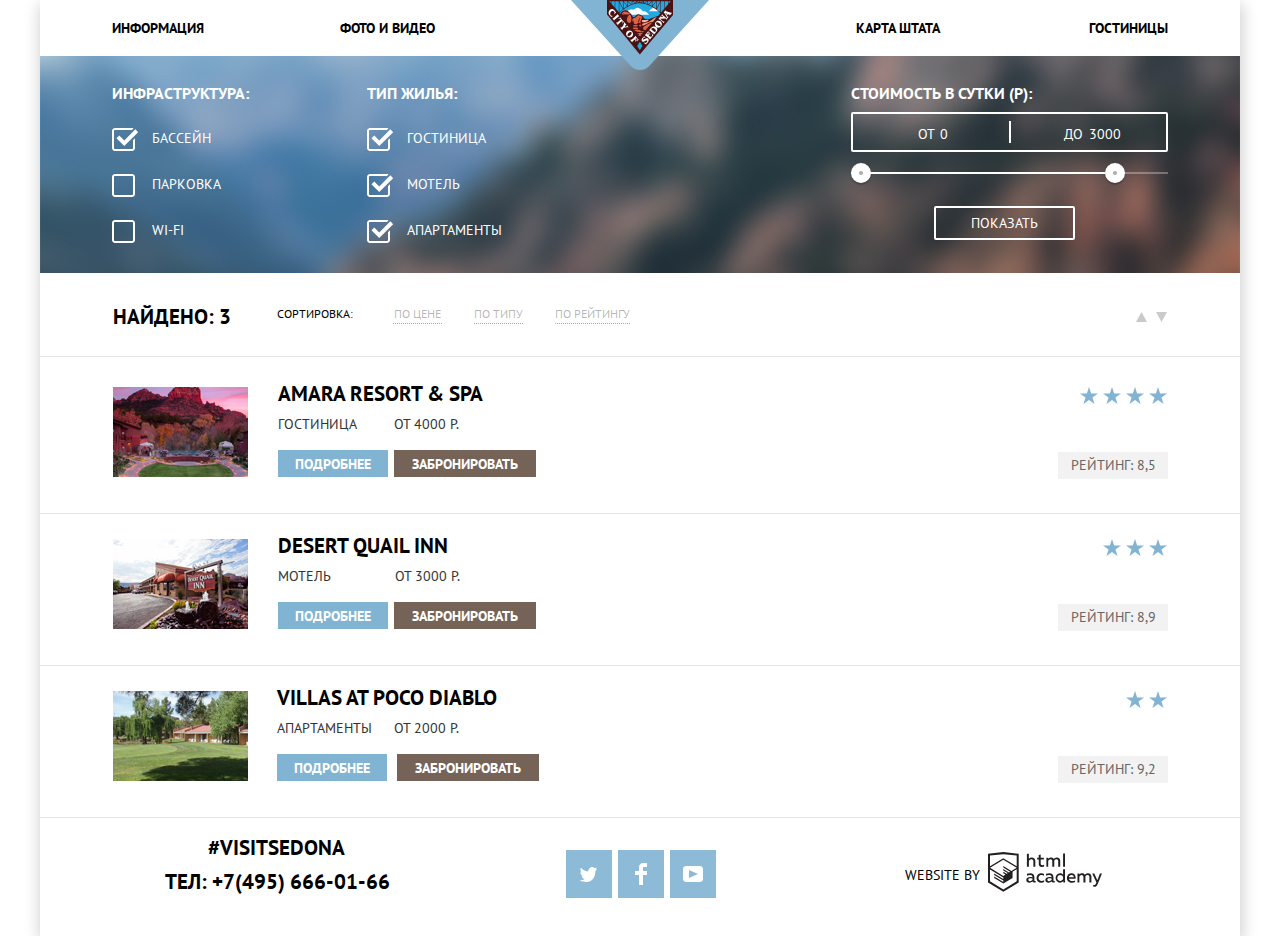
<file: catalog.html>
<!DOCTYPE html>
<html class="page" lang="ru">

<head>
  <meta charset="utf-8">
  <title>HTML Academy: Седона</title>
  <link rel="icon" href="favicon.ico">
  <link rel="icon" href="img/152.svg" type="image/svg+xml">
  <link rel="apple-touch-icon" href="img/180.png">
  <link rel="manifest" href="manifest.webmanifest">
  <link rel="stylesheet" href="css/normalize.css">
  <link rel="stylesheet" href="css/style.min.css">
</head>

<body class="page-body container">
  <header class="main-header">
    <a href="index.html" class="main-header-logo" aria-label="Логотип сайта Седоны">
      <img src="img/logo.svg" width="138" height="70" alt="Логотип Седоны">
    </a>
    <nav class="main-navigation">
      <ul class="site-navigation list-offset">
        <li><a href="#">Информация</a></li>
        <li><a href="#">Фото и видео</a></li>
        <li class="right"><a href="#">Карта Штата</a></li>
        <li class="right"><a href="catalog.html">Гостиницы</a></li>
      </ul>
    </nav>
  </header>

  <main class="main-body-container">
    <section class="filter filter-container">
      <h1 class="visually-hidden">Фильтр жилья</h1>
      <form class="filter-form" method="post" action="https://echo.htmlacademy.ru">
        <div class="infrastructure-filter">
          <fieldset>
            <legend class="filter-title">Инфраструктура:</legend>
            <ul class="filter-list list-offset">
              <li class="filter-item" tabindex="0">
                <input class="visually-hidden filter-input-checkbox" id="pool-check" type="checkbox" name="pool"
                  checked>
                <label for="pool-check" class="pool-check">
                  Бассейн
                </label>
              </li>
              <li class="filter-item" tabindex="0">
                <input class="visually-hidden filter-input-checkbox" id="park-check" type="checkbox" name="parking">
                <label for="park-check">
                  Парковка
                </label>
              </li>
              <li class="filter-item" tabindex="0">
                <input class="visually-hidden filter-input-checkbox" id="wifi-check" type="checkbox" name="wifi">
                <label for="wifi-check">
                  Wi-Fi
                </label>
              </li>
            </ul>
          </fieldset>
        </div>
        <div class="housing-filter">
          <fieldset>
            <legend class="filter-title">Тип жилья:</legend>
            <ul class="filter-list list-offset">
              <li class="filter-item" tabindex="0">
                <input class="visually-hidden filter-input-checkbox" id="hotel-check" type="checkbox" name="hotel"
                  checked>
                <label for="hotel-check">
                  Гостиница
                </label>
              </li>
              <li class="filter-item" tabindex="0">
                <input class="visually-hidden filter-input-checkbox" id="motel-check" type="checkbox" name="motel"
                  checked>
                <label for="motel-check">
                  Мотель
                </label>
              </li>
              <li class="filter-item" tabindex="0">
                <input class="visually-hidden filter-input-checkbox" id="apt-check" type="checkbox" name="apartments"
                  checked>
                <label for="apt-check">
                  Апартаменты
                </label>
              </li>
            </ul>
          </fieldset>
        </div>
        <div class="filter-range">
          <div class="filter-range-title">Стоимость в сутки (р):</div>
          <div class="price-controls">
            <label class="min-price">от <input type="text" name="min-price" value="0"></label>
            <label class="max-price">до <input type="text" name="max-price" value="3000"></label>
          </div>
          <div class="range-controls">
            <div class="scale">
              <div class="bar"></div>
            </div>
            <div class="range-toggle range-toggle-min"></div>
            <div class="range-toggle range-toggle-max"></div>
          </div>
          <button class="button show-button" type="submit" tabindex="0">Показать</button>
        </div>
      </form>
    </section>
    <section class="sorting-section sorting-container">
      <h2 class="visually-hidden">Сортировка жилья </h2>
      <p class="sorting-title">Найдено: 3</p>
      <div class="sort-subtitle"> Сортировка:
        <ul class="sorting list-offset">
          <li><a href="#" class="button sorting price-sort" aria-label="Сортировка гостиниц по цене" tabindex="0">По
              цене</a></li>
          <li><a href="#" class="button sorting type-sort" aria-label="Сортировка гостиниц по типу" tabindex="0">По
              типу</a></li>
          <li><a href="#" class="button sorting rating-sort" aria-label="Сортировка гостиниц по рейтингу"
              tabindex="0">По
              рейтингу</a></li>
        </ul>
      </div>
      <p class="scroll-block">
        <a href="#" aria-label="Колесо прокрутки вверх" class="sort-top" tabindex="0"><svg width="11" height="10"
            viewBox="0 0 11 10" fill="none" xmlns="http://www.w3.org/2000/svg">
            <path d="M5.5 0L0 10H11L5.5 0Z" fill="#CACACA" />
          </svg></a>
        <a href="#" aria-label="Колесо прокрутки вниз" class="sort-bottom" tabindex="0"><svg width="11" height="10"
            viewBox="0 0 11 10" fill="none" xmlns="http://www.w3.org/2000/svg">
            <path d="M5.5 10L0 0H11" fill="#81B3D2" />
          </svg></a>
      </p>
    </section>
    <section class="hotels">
      <ul class="hotel-list list-offset">
        <li class="hotels-container-1">
          <p class="image-amara">
            <img src="img/amara.jpg" width="135" height="90" alt="Фотография Amara resort гостиницы и Спа">
          </p>
          <div class="text-amara">
            <a href="#">
              <h3 class="hotel-name">Amara resort & spa</h3>
            </a>
            <div class="hotel-4000">
              <p class="hotel-type type-one">Гостиница</p>
              <p class="hotel-price">От 4000 P.</p>
            </div>
            <div class="button-set">
              <button aria-label="Подробнее о гостинице" class="button details-button" type="button"
                tabindex="0">Подробнее</button>
              <button aria-label="Забронировать гостиницу" class="button reservation-button" type="button"
                tabindex="0">Забронировать</button>
            </div>
          </div>
          <div class="rating-amara">
            <p class="star-block">
              <img aria-hidden="true" src="img/star-icon.svg" width="19" height="17" alt="Рейтинг гостиницы">
              <img aria-hidden="true" src="img/star-icon.svg" width="19" height="17" alt="Рейтинг гостиницы">
              <img aria-hidden="true" src="img/star-icon.svg" width="19" height="17" alt="Рейтинг гостиницы">
              <img aria-hidden="true" src="img/star-icon.svg" width="19" height="17" alt="Рейтинг гостиницы">
            </p>
            <p class="hotel-rating">Рейтинг: 8,5</p>
          </div>
        </li>
        <li class="hotels-container-2">
          <p class="image-quail">
            <img src="img/quail-inn.jpg" width="135" height="90" alt="Фотограия мотеля Desert Quail Inn">
          </p>
          <div class="text-quail">
            <a href="#">
              <h3 class="hotel-name">Desert quail inn</h3>
            </a>
            <div class="motel-3000">
              <p class="hotel-type type-two">Мотель</p>
              <p class="hotel-price">От 3000 Р.</p>
            </div>
            <div class="button-set-2">
              <button aria-label="Подробнее о мотеле" class="button details-button" type="button"
                tabindex="0">Подробнее</button>
              <button aria-label="Забронировать мотель" class="button reservation-button" type="button"
                tabindex="0">Забронировать</button>
            </div>
          </div>
          <div class="rating-quail">
            <p class="star-block">
              <img aria-hidden="true" src="img/star-icon.svg" width="19" height="17" alt="Рейтинг мотеля">
              <img aria-hidden="true" src="img/star-icon.svg" width="19" height="17" alt="Рейтинг мотеля">
              <img aria-hidden="true" src="img/star-icon.svg" width="19" height="17" alt="Рейтинг мотеля">
            </p>
            <p class="hotel-rating">Рейтинг: 8,9</p>
          </div>
        </li>
        <li class="hotels-container-3">
          <p class="image-diablo">
            <img src="img/villas.jpg" width="135" height="90" alt="Фотография Апарпамента Villas at poco diablo">
          </p>
          <div class="text-diablo">
            <a href="#">
              <h3 class="hotel-name">Villas at poco diablo</h3>
            </a>
            <div class="apartment-2000">
              <p class="hotel-type type-three">Апартаменты</p>
              <p class="hotel-price">От 2000 P.</p>
            </div>
            <div class="button-set-3">
              <button class="button details-button" type="button" aria-label="Подробнее об апартаменте"
                tabindex="0">Подробнее</button>
              <button aria-label="Забронировать апартамент" class="button reservation-button" type="button"
                tabindex="0">Забронировать</button>
            </div>
          </div>
          <div class="rating-diablo">
            <p class="star-block">
              <img aria-hidden="true" src="img/star-icon.svg" width="19" height="17" alt="Рейтинг Апартамента">
              <img aria-hidden="true" src="img/star-icon.svg" width="19" height="17" alt="Рейтинг Апартамента">
            </p>
            <p class="hotel-rating">Рейтинг: 9,2</p>
          </div>
        </li>
      </ul>
    </section>
  </main>
  <footer class="inner-footer container">
    <section class="footer-contacts">
      <h2 class="footer-title-block visually-hidden">Как нас найти</h2>
      <div class="contacts-flex">
        <p class="footer-tag">#visitsedona</p>
        <p class="footer-tel">
          Тел: <a class="footer-phone" href="tel:+79456660166">+7(495) 666-01-66</a>
        </p>
      </div>
    </section>
    <section class="footer-social">
      <h2 class="visually-hidden">Наши контакты</h2>
      <ul class="social-list list-offset">
        <li>
          <a class="social-button social-1" href="#">
            <span class="visually-hidden">Твиттер</span><svg aria-hidden="true" focusable="false" width="17" height="17"
              viewBox="0 0 17 17" fill="none" xmlns="http://www.w3.org/2000/svg">
              <path
                d="M10.95 1.14409C12.635 0.648089 13.934 1.41409 14.527 2.32309C15.2 2.09209 15.858 1.84209 16.538 1.61509C16.5249 2.30145 16.2117 2.94761 15.681 3.38309C16.366 3.55309 16.985 2.89209 16.985 2.89209C16.816 3.89209 15.979 4.68009 15.422 4.91609C15.191 11.6661 12.247 16.1331 5.34498 15.9981H4.89898C4.48898 15.9981 0.734977 15.5381 0.000976562 14.1111C2.27198 14.3071 3.89398 13.6891 4.69398 12.9341C3.73398 12.6341 2.01498 12.4571 1.71498 9.98409C2.06398 10.0901 2.27898 10.2121 2.90498 10.1031C1.70498 9.24709 0.373977 8.53009 0.447977 6.33009C0.732977 6.65809 1.51498 6.86609 1.78798 6.80209C1.08498 6.56109 -0.182023 3.44209 0.893977 1.85009C2.71198 3.70409 4.62898 5.45609 8.04598 5.62309C8.25398 3.33009 9.18298 1.79309 10.95 1.14409Z"
                fill="white" />
            </svg>
          </a>
        </li>
        <li>
          <a class="social-button social-2" href="#">
            <span class="visually-hidden">Фэйсбук</span><svg aria-hidden="true" focusable="false" width="12" height="22"
              viewBox="0 0 12 22" fill="none" xmlns="http://www.w3.org/2000/svg">
              <path d="M12 4V0H8C5.79086 0 4 1.79086 4 4V8H0V12H4V22H8V12H12V8H8V4H12Z" fill="white" />
            </svg>
          </a>
        </li>
        <li>
          <a class="social-button social-3" href="#">
            <span class="visually-hidden">Ютуб</span>
            <svg aria-hidden="true" focusable="false" width="20" height="16" viewBox="0 0 20 16" fill="none"
              xmlns="http://www.w3.org/2000/svg">
              <path fill-rule="evenodd" clip-rule="evenodd"
                d="M3 0H17C18.65 0 20 1.35 20 3V13C20 14.65 18.65 16 17 16H3C1.35 16 0 14.65 0 13V3C0 1.35 1.35 0 3 0ZM6.027 4.002V11.998L15.014 8L6.027 4.002Z"
                fill="white" />
            </svg>
          </a>
        </li>
      </ul>
    </section>
    <section class="footer-copyright">
      <h2 class="visually-hidden">Кем сайт разработан</h2>
      <p class="copyright-element-1"> Website by </p>
      <a class="link html-button" href="https://htmlacademy.ru/intensive/htmlcss" target="_blank"><svg width="114"
          height="40" viewBox="0 0 114 40" fill="none" xmlns="http://www.w3.org/2000/svg">
          <path fill-rule="evenodd" clip-rule="evenodd"
            d="M15.5197 0.057373H15.3509L0 1.71895V30.4945L15.3509 39.8382L30.7018 30.4945V1.71895L15.5197 0.057373ZM77.0183 1.62185H75.0876V14.7311H77.0183V1.62185ZM40.8619 1.63264V6.76843C41.6131 5.9864 42.6386 5.5436 43.7105 5.53843C44.6823 5.47908 45.6329 5.84495 46.3253 6.54479C47.0177 7.24462 47.3866 8.21244 47.3399 9.20685V14.7634H45.367V9.46579C45.4231 8.94897 45.2754 8.43059 44.9566 8.02553C44.6377 7.62047 44.174 7.36218 43.6683 7.3079H43.3518C42.3456 7.36979 41.4321 7.9295 40.9041 8.80764V14.7634H38.8995V1.63264H40.8619ZM77.0183 30.4837H75.2775V29.0595C74.4828 30.1353 73.23 30.7538 71.9119 30.7211C69.4751 30.5528 67.5825 28.4822 67.5825 25.9845C67.5825 23.4867 69.4751 21.4162 71.9119 21.2479C73.1195 21.2052 74.2818 21.7203 75.0771 22.6505V17.3205H77.0183V30.4837ZM47.0656 29.0595C47.263 29.0515 47.4583 29.0152 47.6459 28.9516V30.3866C47.2482 30.5404 46.826 30.6172 46.4009 30.6132C45.6482 30.6769 44.9394 30.2429 44.639 29.5342C43.7036 30.31 42.5302 30.7227 41.3261 30.6995C39.733 30.6995 38.256 29.804 38.256 27.9482C38.256 25.65 40.3661 24.9379 42.1702 24.9379C42.9402 24.9505 43.707 25.0408 44.4596 25.2076V24.884C44.4596 23.805 43.6578 22.9742 42.1491 22.9742C41.0585 22.9764 39.9804 23.2116 38.9839 23.6647V21.8305C40.0678 21.451 41.204 21.2506 42.3495 21.2371C44.8394 21.2371 46.3693 22.4455 46.3693 25.1753V28.4121C46.3546 28.5668 46.401 28.721 46.4981 28.8406C46.5951 28.9601 46.7349 29.035 46.8862 29.0487H47.0656V29.0595ZM40.2711 27.8403C40.298 28.229 40.4761 28.5905 40.7655 28.844C41.055 29.0974 41.4317 29.2217 41.8115 29.189H41.9275C42.8819 29.1906 43.7973 28.8022 44.4702 28.11V26.5779C43.842 26.4414 43.2026 26.3655 42.5605 26.3513C41.5055 26.3513 40.2817 26.7074 40.2817 27.8403H40.2711ZM56.0229 21.9384C55.1962 21.4632 54.2596 21.2246 53.3115 21.2479H52.9422C51.7332 21.2873 50.5891 21.8166 49.7619 22.7192C48.9347 23.6218 48.4923 24.8236 48.5321 26.06V26.5024C48.6957 29.0004 50.805 30.8921 53.2482 30.7318C54.2519 30.7555 55.2477 30.5452 56.1601 30.1168V28.2718C55.3769 28.7215 54.4945 28.9591 53.5963 28.9624C52.5199 29.0288 51.4963 28.4793 50.9385 27.5356C50.3806 26.5918 50.3806 25.4095 50.9385 24.4658C51.4963 23.522 52.5199 22.9725 53.5963 23.039C54.461 23.0357 55.3066 23.2989 56.0229 23.7942V21.9384ZM66.1514 29.0595C66.3488 29.0515 66.5441 29.0152 66.7317 28.9516V30.3866C66.334 30.5404 65.9118 30.6172 65.4867 30.6132C64.734 30.6769 64.0252 30.2429 63.7248 29.5342C62.7894 30.31 61.616 30.7227 60.4119 30.6995C58.8188 30.6995 57.3417 29.804 57.3417 27.9482C57.3417 25.65 59.4518 24.9379 61.256 24.9379C62.0259 24.9505 62.7928 25.0408 63.5454 25.2076V24.884C63.5454 23.805 62.7436 22.9742 61.2349 22.9742C60.1443 22.9764 59.0662 23.2116 58.0697 23.6647V21.8305C59.1536 21.451 60.2897 21.2506 61.4353 21.2371C63.9252 21.2371 65.455 22.4455 65.455 25.1753V28.4121C65.4404 28.5668 65.4868 28.721 65.5838 28.8406C65.6809 28.9601 65.8207 29.035 65.972 29.0487H66.1514V29.0595ZM59.855 28.8481C59.5632 28.5943 59.3837 28.2311 59.3569 27.8403H59.378C59.378 26.7074 60.5385 26.3513 61.6569 26.3513C62.299 26.3655 62.9383 26.4414 63.5665 26.5779V28.11C62.8937 28.8022 61.9782 29.1906 61.0239 29.189H60.9078C60.5263 29.2247 60.1469 29.1019 59.855 28.8481ZM69.3271 25.9305C69.3271 24.2859 70.6308 22.9526 72.239 22.9526L72.2601 23.0066C73.4742 23.0066 74.5742 23.7382 75.0665 24.8732V27.0311C74.5856 28.1871 73.4673 28.9296 72.239 28.9084C70.6308 28.9084 69.3271 27.5752 69.3271 25.9305ZM83.3486 21.2479C86.8408 21.2479 88.0541 24.1395 87.4844 26.7397H80.922C81.1436 28.3582 82.6839 29.0163 84.2876 29.0163C85.2509 29.0196 86.2027 28.8021 87.0729 28.3797V30.1061C86.0736 30.5421 84.9939 30.7519 83.9078 30.7211C81.2385 30.7211 78.8963 29.189 78.8963 25.9521C78.8362 24.7502 79.2482 23.5736 80.0408 22.6841C80.8334 21.7945 81.9408 21.2658 83.1165 21.2155H83.3486V21.2479ZM80.8693 25.1753C80.9704 23.8237 82.1216 22.8104 83.4436 22.9095H83.4858C84.1064 22.8531 84.7196 23.08 85.1612 23.5295C85.6028 23.979 85.8275 24.6051 85.7752 25.24H80.8693V25.1753ZM89.489 30.4621V21.4961H91.2298V22.575C91.9777 21.7197 93.041 21.2229 94.1628 21.2047C95.2951 21.1328 96.3712 21.7163 96.9482 22.7153C97.7407 21.8335 98.8477 21.3161 100.018 21.2803C100.952 21.2327 101.859 21.6011 102.507 22.2901C103.154 22.9792 103.478 23.9213 103.394 24.8732V30.4837H101.39V24.9271C101.437 24.4734 101.306 24.0191 101.024 23.6647C100.743 23.3104 100.336 23.0852 99.8917 23.039H99.6174C98.7512 23.0941 97.9525 23.536 97.4335 24.2474V30.4837H95.4289V24.9271C95.4728 24.47 95.3357 24.0139 95.0481 23.6611C94.7606 23.3082 94.3467 23.088 93.8991 23.0497H93.6881C92.7466 23.1344 91.8915 23.6449 91.3564 24.4416V30.5161H89.5312L89.489 30.4621ZM113.977 21.4745H111.972L109.324 28.2718L106.306 21.4853H104.196L108.417 30.5484L108.237 31.0016C107.72 32.3611 107.003 33.0516 106.053 33.0516C105.75 33.0548 105.447 33.0112 105.156 32.9221V34.6161C105.536 34.7125 105.926 34.7632 106.317 34.7671C107.646 34.7671 108.902 34.0226 109.851 31.6813L113.977 21.4745ZM52.689 5.78658V2.54974L50.7266 3.01369V5.73264H49.144V7.49132H50.7899V11.9905C50.7231 12.817 51.0244 13.6301 51.61 14.2038C52.1955 14.7775 53.0028 15.0505 53.8073 14.9468C54.5996 14.9535 55.3875 14.8259 56.139 14.5692V12.8429C55.5727 13.0781 54.9672 13.199 54.356 13.199C53.2165 13.199 52.689 12.8105 52.689 11.6237V7.5129H55.8541V5.78658H52.689ZM58.3862 14.7526V5.75421H60.1376V6.83316C60.8811 5.97655 61.9403 5.476 63.0601 5.45211C64.1624 5.38099 65.2146 5.93142 65.8032 6.88711C66.5958 6.00534 67.7028 5.48794 68.8734 5.45211C69.8138 5.41462 70.7233 5.79859 71.364 6.50353C72.0046 7.20846 72.3126 8.16418 72.2073 9.12053V14.7418H70.2028V9.18527C70.2499 8.73151 70.1184 8.27721 69.8373 7.92287C69.5561 7.56853 69.1485 7.34334 68.7046 7.29711H68.4619C67.5957 7.35228 66.797 7.7942 66.278 8.50553V14.7418H64.2734V9.18527C64.3206 8.73151 64.1891 8.27721 63.9079 7.92287C63.6268 7.56853 63.2191 7.34334 62.7752 7.29711H62.5326C61.5911 7.38181 60.736 7.89229 60.2009 8.68895V14.7634H58.3862V14.7526ZM28.6972 29.3033L28.7078 29.2968L28.6972 29.3184V29.3033ZM28.6972 17.3205V29.3033L15.3509 37.4321L2.00459 29.3184V17.5147L15.2876 25.6068V27.0311L6.18257 21.5284V22.9418L15.3404 28.5632V30.0629L6.19312 24.4955V25.9521L15.3509 31.5734L24.5826 25.9197V19.8129L28.6972 17.3205ZM28.7078 15.7776L25.0362 17.9355L23.3482 19.0145L15.3087 14.0837V15.4971L22.156 19.7266L22.0083 19.8237L20.9532 20.4063L15.2876 16.9537V18.3995L19.761 21.1184L18.706 21.8413L15.3298 19.7913V21.2047L17.5454 22.5426L15.2982 23.9021L2.11009 15.864L15.3087 7.72869L28.7078 15.7776ZM15.2876 6.27211L28.7078 14.3534V3.56395L15.3615 2.12895L2.01514 3.56395V14.3534L15.2876 6.27211Z"
            fill="#231F20" />
        </svg>
      </a>
    </section>
  </footer>
</body>

</html>
</file>
<file: css/style.min.css>
@font-face{font-family:"PT Sans";src:url(../fonts/PTSans.woff2) format("woff2"),url(../fonts/PTSans.woff) format("woff");font-weight:400;font-style:normal}@font-face{font-family:"PT Sans";src:url(../fonts/PTSans-Bold.woff2) format("woff2"),url(../fonts/PTSans.woff) format("woff");font-weight:700;font-style:normal}:root{--basic-white:#FFFFFF;--basic-black:#000000;--basic-gray:#333333;--basic-search-blue:#81B3D2;--background-light-gray:#EEEEEE;--link-brown:#766357;--form-link-gray:#F2F2F2;--blocked-checkbox:#6A6A6A;--scroll-button-light:#CACACA;--hover-brown:#604E43;--active-brown:#503E33;--plus-minus-brown:#A9A9A9;--hover-blue:#669EC0;--active-blue:#5496BD;--form-hover-gray:#EBEBEB;--form-active-gray:#E5E5E5;--html-logo-link:#231F20;--html-logo-active:#BDBBBC;--rating-text-color:#666666;--range-button:#ABABAB;--background-color:#888888;--visited-link-nav:#766357;--rgb-transparent-text:255, 255, 255;--rgb-transparent-black:0, 0, 0}.page-body{font-family:"PT Sans","Arial",sans-serif;font-size:14px;line-height:26px;font-weight:700;color:var(--basic-black);text-transform:uppercase;background-color:var(--basic-white);min-height:100%;display:-ms-grid;display:grid;-ms-grid-rows:-webkit-min-content 1fr -webkit-min-content;-ms-grid-rows:min-content 1fr min-content;grid-template-rows:-webkit-min-content 1fr -webkit-min-content;grid-template-rows:min-content 1fr min-content;-ms-flex-line-pack:start;align-content:start;-webkit-box-shadow:1px 5px 15px 1px rgba(0,1,1,.2);box-shadow:1px 5px 15px 1px rgba(0,1,1,.2)}.list-offset{padding:0;margin:0}a{text-decoration:none}img{max-width:100%;height:auto}.visually-hidden{position:absolute;width:1px;height:1px;margin:-1px;border:0;padding:0;white-space:nowrap;-webkit-clip-path:inset(100%);clip-path:inset(100%);clip:rect(0 0 0 0);overflow:hidden}.page{height:100%}.main-header{background-color:var(--basic-white);position:relative}.main-navigation{color:var(--basic-black);max-width:1200px;margin:0 auto;width:100%;padding:15px 72px;-webkit-box-sizing:border-box;box-sizing:border-box}.main-header-logo{width:138px;height:70px;position:absolute;top:0;left:531px;z-index:1;-o-object-fit:contain;object-fit:contain}.site-navigation{margin:0;padding:0;display:-webkit-box;display:-ms-flexbox;display:flex;-webkit-box-pack:start;-ms-flex-pack:start;justify-content:flex-start;-ms-flex-wrap:wrap;flex-wrap:wrap;list-style:none}.site-navigation li{text-align:left;width:228px}.site-navigation li:nth-child(2){text-align:left;margin-right:144px}.site-navigation li:nth-child(3){text-align:right}.site-navigation li:last-child{text-align:right}.site-navigation a{color:var(--basic-black)}.site-navigation a:hover{color:var(--basic-search-blue)}.site-navigation a:active{color:rgba(0,0,0,.3)}.container{width:1200px;margin:0 auto}.sorting-section{display:-webkit-box;display:-ms-flexbox;display:flex;-ms-flex-wrap:wrap;flex-wrap:wrap;padding:0;margin:10px 0 0;-webkit-box-align:center;-ms-flex-align:center;align-items:center;-webkit-box-sizing:border-box;box-sizing:border-box}.sort-top{padding-right:5px}.sort-subtitle{display:-webkit-box;display:-ms-flexbox;display:flex;font-weight:400;font-size:12px;line-height:18px;text-transform:uppercase;margin-bottom:5px}.price-sort{margin-left:30px}.sort-bottom:link path,.sort-top:link path{fill:var(--scroll-button-light)}.sort-bottom:hover path,.sort-top:hover path{fill:var(--basic-black)}.sort-bottom:active path,.sort-bottom:visited path,.sort-top:active path,.sort-top:visited path{fill:var(--basic-search-blue)}.price-sort,.type-sort{min-width:49px}.rating-sort{min-width:74px}.sorting li:nth-child(1){margin-left:40px}.scroll-block{margin-left:auto;margin-right:73px}.main-body-container{width:1200px;margin:0 auto}.about-us,.features-desc,.sedona-container-1{margin:0;-webkit-box-sizing:border-box;box-sizing:border-box}.sedona-container-1{display:-webkit-box;display:-ms-flexbox;display:flex;-webkit-box-orient:vertical;-webkit-box-direction:normal;-ms-flex-direction:column;flex-direction:column;padding:0;-webkit-box-align:center;-ms-flex-align:center;align-items:center}.about-us,.features-desc{width:470px}.features-desc{padding:0 0 51px;width:519px;margin:45px 0 0;color:var(--basic-gray);font-weight:400;text-align:center}.features{width:1200px;margin:0 auto}.features-container-1{display:-webkit-box;display:-ms-flexbox;display:flex;padding:0;margin:0;height:256px}.feature-item h3{margin:0;padding:5px 0}.feature-item .h-3{margin:0 0 15px;padding:15px 0 0}.blue{margin-right:auto;width:400px;color:var(--basic-white)}.number,.number-1{padding:0;margin:0 0 23px}.blue h3{padding:47px 0 0;margin:0 0 30px}.tourist-attraction{padding:0 0 54px;width:297px;margin:0 0 0 52px}.open-range-pub{padding:0;margin:0 0 0 auto;-o-object-fit:contain;object-fit:contain}.features-container-2{display:-webkit-box;display:-ms-flexbox;display:flex;margin:0;padding:0;height:256px}.bridge-photo{width:800px;padding:0;margin:0;-o-object-fit:contain;object-fit:contain}.blue-bridge{width:400px}.paragraph{padding:0;margin:0}.block-white{height:330px}.item-food{width:297px;padding-top:45px;padding-bottom:82px;padding-right:118px}.feature-container-list,.hotel-search-item input{-webkit-box-sizing:border-box;box-sizing:border-box}.feature-container-list{display:-ms-grid;display:grid;-ms-grid-columns:(1fr)[3];grid-template-columns:repeat(3,1fr);list-style:none;padding:0;margin:0}.item-housing{width:254px;padding:45px 124px 82px 73px}.item-live,.item-order,.item-produce{margin-top:25px}.item-souvenirs{width:269px;padding-right:65px;padding-top:40px;padding-bottom:81px}.item-area{width:207px;padding:47px 168px 54px 96px}.item-area h3{padding:0;margin:0 0 25px}.item-road,.item-tourists{padding-top:47px;padding-bottom:54px}.item-road{width:258px;padding-right:148px;text-align:center}.item-road h3,.item-tourists h3{width:98px;padding:0 0 0 75px;margin:0 0 25px}.item-road h3{width:99px;padding:0 0 0 80px}.item-area p,.item-road p,.item-tourists p{padding:0;margin:25px 0 0}.item-tourists{width:246px;padding-right:77px}.blue,.feature-item{text-align:center;line-height:21px;font-weight:400}.blue h3,.feature-item h3{font-size:21px;line-height:21px;font-weight:700}.blue{background-color:var(--basic-search-blue)}.grey-section{background-color:var(--background-light-gray)}.about-us{padding:3px 0 0}.about-us,.modal-title{font-size:21px;text-align:center}.button{display:inline-block;font:inherit;text-align:center;color:var(--basic-white);vertical-align:center;text-transform:uppercase;border:0}.html-button:link path{fill:var(--html-logo-link)}.html-button:hover path{fill:var(--basic-search-blue)}.html-button:active path{fill:var(--html-logo-active)}.search-button:hover{background-color:var(--hover-blue)}.search-button:active{background-color:var(--active-blue);color:rgba(255,255,255,.3)}.price-sort,.rating-sort,.type-sort{color:rgba(0,0,0,.3);border:0;border-bottom:1px dotted var(--basic-search-blue)}.price-sort:hover,.rating-sort:hover,.type-sort:hover{color:var(--basic-search-blue);border:0;border-bottom:1px dotted var(--basic-search-blue)}.price-sort:active,.rating-sort:active,.type-sort:active{border:0;color:var(--basic-black)}.price-sort:visited,.rating-sort:visited,.type-sort:visited{border:0;color:var(--basic-search-blue)}.more-block{display:-webkit-box;display:-ms-flexbox;display:flex;-webkit-box-orient:vertical;-webkit-box-direction:normal;-ms-flex-direction:column;flex-direction:column;-webkit-box-align:center;-ms-flex-align:center;align-items:center;padding:0;margin:0}.hotel-search{width:273px;margin:0 0 8px;padding:56px 457px 0 425px;font-size:30px;text-align:center}.hotel-search-description{width:435px;font-weight:400;margin:25px 0 0;padding:0 382px 110px 383px;text-align:center}.hotel-search-item input{font:inherit;line-height:18px;background-color:var(--form-link-gray);width:346px;height:38px;outline:0;position:relative;border:2px solid transparent}.calendar,.calendar-2{position:absolute;top:148px;left:478px;outline:0;border:0;fill:var(--plus-minus-brown);background:0 0}.calendar-2{top:215px}.calendar-2:hover path,.calendar:hover path{fill:var(--basic-black)}.calendar-2:active path,.calendar:active path{fill:var(--basic-search-blue)}.booking-input{text-transform:uppercase;padding-left:12px}input[type=text]{color:var(--basic-black)}input[type=text]::-moz-placeholder{color:var(--basic-black)}input[type=text]::-webkit-input-placeholder{color:var(--basic-black)}.hotel-search-item input:hover{background-color:var(--form-hover-gray)}.hotel-search-item input:focus{background-color:var(--basic-white);border-width:2px;border-style:solid;border-color:var(--form-active-gray)}.filter{width:1200px;min-height:217px;margin:0 auto;background-image:url(../img/blurred-background.jpg);background-color:var(--basic-search-blue);background-repeat:no-repeat;background-position:0 0;background-size:contain;line-height:21px;text-align:center;-webkit-box-sizing:border-box;box-sizing:border-box;color:var(--basic-black)}.filter-container{display:-webkit-box;display:-ms-flexbox;display:flex;margin:0;padding:27px 73px 0 72px}.filter fieldset{padding:0;margin:0;border:0}.filter fieldset:first-child{padding:0;margin:0}.filter fieldset:nth-child(2){padding:0;margin:0}.housing-filter,.infrastructure-filter{display:-webkit-box;display:-ms-flexbox;display:flex;-ms-flex-wrap:wrap;flex-wrap:wrap;text-align:left}.infrastructure-filter{min-height:120px;width:140px}.housing-filter{width:136px;margin-left:115px}.filter-item input{margin-right:13px}.filter-title{margin-bottom:24px}.filter-list{padding:0;margin:0;line-height:21px}.filter-item{margin-bottom:25px;display:-webkit-box;display:-ms-flexbox;display:flex;-ms-flex-wrap:wrap;flex-wrap:wrap;font-weight:400}.filter-item label{position:relative;display:block}.filter-input-checkbox+label{padding-left:40px;cursor:pointer}.filter-input-checkbox:not(:checked)+label::before{content:"";position:absolute;background:url(../img/checkbox-off.svg) no-repeat 0 0;width:23px;height:23px;top:0;left:0}.filter-input-checkbox:checked+label::before{display:none}.filter-input-checkbox:checked+label::after{content:"";position:absolute;background:url(../img/checkbox-on.svg) no-repeat 0 0;width:27px;height:23px;top:0;left:0}.filter-input-checkbox:not(:checked)+label::after{opacity:0}.filter-input-checkbox:checked+label::after{opacity:1}.filter-input-checkbox:disabled+label::after,.filter-input-checkbox:disabled+label::before{opacity:.6}.apt-check,.filter ul,.hotel-check,.motel-check,.park-check,.pool-check,.wifi-check{margin:0;padding:0}.filter-title{font-size:16px}.filter-form,.filter-range{padding:0;color:var(--basic-white)}.filter-form{display:-webkit-box;display:-ms-flexbox;display:flex;-webkit-box-pack:justify;-ms-flex-pack:justify;justify-content:space-between;margin:0}.filter-range{width:317px;margin:0 0 0 348px;text-align:left;text-transform:uppercase}.filter-range-title{margin-bottom:8px;font-weight:600;font-size:16px;line-height:21px}.price-controls{position:relative;height:36px;margin-bottom:20px;font-size:0;border:2px solid #fff;border-radius:2px;font-weight:400}.price-controls::after{content:"";position:absolute;top:50%;left:50%;width:2px;height:22px;background:#fff;-webkit-transform:translate(-50%,-50%);-ms-transform:translate(-50%,-50%);transform:translate(-50%,-50%)}.price-controls label{display:inline-block;font-size:14px;line-height:38px;vertical-align:top;cursor:pointer}.price-controls .max-price,.price-controls .min-price{width:90px}.price-controls .min-price{padding-left:65px}.price-controls .max-price{padding-left:56px}.price-controls input{width:50px;margin:0;color:inherit;font:inherit;background:0 0;border:0;outline:0}.range-controls{position:relative;margin-bottom:32px}.range-controls .scale{height:2px;background:rgba(255,255,255,.3)}.range-controls .bar{width:80%;height:2px;background:#fff}.range-toggle{position:absolute;top:-9px;width:4px;height:4px;background:#ababab;border:8px solid #fff;border-radius:50%;-webkit-box-shadow:0 2px 1px 0 rgba(0,1,1,.2);box-shadow:0 2px 1px 0 rgba(0,1,1,.2);cursor:pointer}.range-toggle:hover{background:#1c4f80}.range-toggle-min{left:0}.range-toggle-max{left:80%}.show-button,.sorting{text-transform:uppercase;font-weight:400;cursor:pointer}.show-button{display:block;margin:0 0 0 83px;padding:5px 35px;font-size:14px;line-height:20px;color:#fff;background:0 0;border:2px solid #fff;border-radius:2px}.show-button:hover{color:#000;background:var(--basic-white)}.sorting{display:-webkit-box;display:-ms-flexbox;display:flex;padding:0;-webkit-box-pack:center;-ms-flex-pack:center;justify-content:center;margin:0 32px 0 0;-webkit-box-align:center;-ms-flex-align:center;align-items:center;-webkit-box-sizing:border-box;box-sizing:border-box;font-size:12px;line-height:18px;text-align:center;background-color:var(--basic-white)}.filter ul,.hotels li,.sorting-section ul{list-style:none}.sorting-title{font-size:21px;color:var(--basic-black);text-align:center;margin-left:73px;margin-right:46px;min-width:117px}.hotels{text-transform:uppercase;text-align:center;margin:0 auto;width:1200px}.hotel-list{padding:0;margin:5px 0 0}.hotels-container-1,.hotels-container-2,.hotels-container-3{display:-webkit-box;display:-ms-flexbox;display:flex;-webkit-box-align:start;-ms-flex-align:start;align-items:flex-start;width:1200px;padding:0;margin:2px 0 0;border-top:1px solid var(--form-active-gray);-webkit-box-sizing:border-box;box-sizing:border-box}.hotels-container-2,.hotels-container-3{margin:0}.hotels-container-3{border-bottom:1px solid var(--form-active-gray)}.image-amara{margin:30px 30px 30px 73px;width:135px;-o-object-fit:contain;object-fit:contain}.text-amara{padding:0;margin:24px auto 30px 0;display:-webkit-box;display:-ms-flexbox;display:flex;-webkit-box-orient:vertical;-webkit-box-direction:normal;-ms-flex-direction:column;flex-direction:column;-webkit-box-pack:start;-ms-flex-pack:start;justify-content:flex-start}.type-one{margin-right:37px}.hotel-4000{-ms-flex-wrap:wrap;flex-wrap:wrap;-webkit-box-pack:start;-ms-flex-pack:start;justify-content:flex-start}.button-set,.hotel-4000{display:-webkit-box;display:-ms-flexbox;display:flex}.rating-amara{margin-right:72px;margin-top:30px;width:110px}.image-quail{margin:25px 30px 30px 73px;width:135px;-o-object-fit:contain;object-fit:contain}.motel-3000{display:-webkit-box;display:-ms-flexbox;display:flex;-ms-flex-wrap:wrap;flex-wrap:wrap;-webkit-box-pack:start;-ms-flex-pack:start;justify-content:flex-start}.type-two{margin-right:64px}.button-set-2{display:-webkit-box;display:-ms-flexbox;display:flex}.rating-quail,.text-quail{margin-top:19px;margin-bottom:30px;margin-right:auto}.rating-quail{margin-top:25px;margin-right:72px;width:110px}.hotel-name{font-size:21px;padding:0;margin:0;text-align:start}.hotel-rating{margin:0}.image-diablo{margin:25px 29px 30px 73px;-o-object-fit:contain;object-fit:contain}.text-diablo{margin-bottom:30px;margin-right:auto;margin-top:19px}.apartment-2000{display:-webkit-box;display:-ms-flexbox;display:flex;-ms-flex-wrap:wrap;flex-wrap:wrap;-webkit-box-pack:start;-ms-flex-pack:start;justify-content:flex-start}.type-three{margin-right:22px}.rating-diablo{margin:25px 72px 30px 0;width:110px}.star-block{-webkit-box-sizing:border-box;box-sizing:border-box;margin-bottom:42px;text-align:end;margin-top:0}.hotel-list a{font-size:21px;color:var(--basic-black)}.hotel-list a:hover{color:var(--basic-search-blue)}.hotel-list a:active{color:rgba(0,0,0,.3)}.hotels p{line-height:21px;font-weight:400}.details-button{background-color:var(--basic-search-blue);color:var(--basic-white);margin-right:6px;display:inline-block;vertical-align:center;width:110px;height:27px;cursor:pointer}.details-button:hover,.reservation-button{background-color:var(--hover-blue);color:var(--basic-white)}.details-button:active{background-color:var(--active-blue);color:rgba(225,255,255,.3)}.reservation-button{background-color:var(--link-brown);display:inline-block;vertical-align:center;width:142px;height:27px;cursor:pointer}.reservation-button:hover{background-color:var(--hover-brown);color:var(--basic-white)}.reservation-button:active{background-color:var(--active-brown);color:rgba(255,255,255,.3)}.hotel-rating{color:var(--rating-text-color);background-color:var(--form-link-gray);width:110px;height:27px;font-weight:400;text-align:center;padding:3px 0 0;-webkit-box-sizing:border-box;box-sizing:border-box}.hotel-price,.hotel-type{color:var(--basic-gray);padding:0;margin-top:7px;margin-bottom:15px}.main-footer{display:-webkit-box;display:-ms-flexbox;display:flex;color:var(--basic-black);background-color:rgba(255,255,255,.9);padding:17px 0 36px}.inner-footer,.inner-footer .container,.main-footer,.main-footer .container{-webkit-box-align:center;-ms-flex-align:center;align-items:center;-webkit-box-pack:center;-ms-flex-pack:center;justify-content:center}.inner-footer{display:-webkit-box;display:-ms-flexbox;display:flex;color:var(--basic-black);background-color:rgba(255,255,255,.9);margin:0;padding:17px 0 36px}.inner-footer .container,.main-footer .container{display:-ms-grid;display:grid;-ms-grid-columns:1fr 1fr 1fr;grid-template-columns:1fr 1fr 1fr}.main-footer{margin:-100px 0 0;position:relative;z-index:1}.footer-contacts{margin:0;font-size:21px;text-align:center;width:400px;padding:0 0 5px 54px}.footer-tag,.footer-tel{margin:0;padding:0 0 8px 5px;text-align:center}.footer-tel{padding:0 0 0 8px}.footer-phone{width:251px;margin-bottom:36px;color:var(--basic-black)}.footer-social{text-align:center;background-color:var(--basic-white);opacity:.9;width:400px;margin-left:10px;padding-top:13px}.footer-copyright{display:-webkit-box;display:-ms-flexbox;display:flex;-webkit-box-pack:center;-ms-flex-pack:center;justify-content:center;text-align:center;font-weight:400;width:400px;margin:0;padding:16px 57px 0 0;color:inherit}.copyright-element-1{margin:0 8px 0 0;padding:10px 0 0}.footer-social ul{list-style:none;margin:0 auto;padding:0}.social-list{-webkit-box-align:center;-ms-flex-align:center;align-items:center;margin-top:36px}.social-list li{margin-right:6px}.modal,.social-button,.social-list{display:-webkit-box;display:-ms-flexbox;display:flex;-webkit-box-pack:center;-ms-flex-pack:center;justify-content:center}.social-button{color:var(--basic-white);width:46px;height:48px;-webkit-box-align:center;-ms-flex-align:center;align-items:center}.social-button,.social-button:link{background-color:var(--basic-search-blue)}.social-button:hover{background-color:var(--hover-blue)}.social-button:active path{background-color:var(--active-blue);fill:rgba(255,255,255,.3)}.modal{-ms-flex-wrap:wrap;flex-wrap:wrap;-webkit-box-orient:vertical;-webkit-box-direction:normal;-ms-flex-direction:column;flex-direction:column;-webkit-box-sizing:border-box;box-sizing:border-box;-webkit-box-shadow:0 7px 15px rgba(0,1,1,.15);box-shadow:0 7px 15px rgba(0,1,1,.15);position:absolute;-webkit-transform:translateX(315px) translateY(-85px);-ms-transform:translateX(315px) translateY(-85px);transform:translateX(315px) translateY(-85px);color:var(--basic-black);background-color:var(--basic-white);width:568px;text-align:center;padding:0;margin:15px 0 0}.modal-title{color:var(--basic-white);background-color:var(--link-brown);min-height:86px;margin:0;padding:30px 124px;cursor:pointer;text-transform:uppercase;font-weight:700;line-height:26px;border:0}.modal-title:hover{background-color:var(--hover-brown)}.modal-title:active{background-color:var(--active-brown);color:rgba(255,255,255,.3)}.hotel-search-item{padding:0;-webkit-box-sizing:border-box;box-sizing:border-box;margin:0 0 30px;text-align:center}.adults,.kids{background-color:var(--form-link-gray);width:114px;height:38px;background-position:0 0;background-repeat:no-repeat;position:relative}.minus-button,.minus-button-2,.plus-button,.plus-button-2{text-align:center;background:0 0;color:var(--plus-minus-brown)}.minus-button,.minus-button-2{position:absolute;left:5px;top:-8px;width:12px;height:3px;-webkit-transform:scale(3);-ms-transform:scale(3);transform:scale(3)}.minus-button-2:hover,.minus-button:hover,.plus-button-2:hover,.plus-button:hover{color:var(--basic-black)}.minus-button-2:active,.minus-button:active,.plus-button-2:active,.plus-button:active{color:var(--basic-search-blue)}.plus-button,.plus-button-2{position:relative;bottom:3px;left:2px;width:11px;height:11px;-webkit-transform:scale(2);-ms-transform:scale(2);transform:scale(2);font-weight:700}input::-webkit-inner-spin-button,input::-webkit-outer-spin-button{-webkit-appearance:none}.input-field,.input-fields{display:-webkit-box;display:-ms-flexbox;display:flex;-ms-flex-wrap:wrap;flex-wrap:wrap;-webkit-box-pack:justify;-ms-flex-pack:justify;justify-content:space-between;padding:0}.input-fields{-webkit-box-sizing:border-box;box-sizing:border-box;margin:0 50px 30px 35px}.input-field{margin:0 50px 0 35px}.adults-label,.kids-label{padding:0;margin:5px 0 0}.adults input,.kids input{border:0;outline:0;width:36px;height:26px;background-color:var(--form-link-gray);text-align:center;padding-top:5px;padding-left:15px;font-weight:inherit}.adults input,.adults-input,.kids input,.kids-input{display:inline-block;vertical-align:center}.adults button,.kids button{border:0;outline:0}.label-1{margin-right:20px}.label-2{margin-right:18px}.label-3,.label-4{margin-right:38px;display:inline-block;vertical-align:center}.label-4{margin-right:26px;margin-left:53px}.hotel-search-form{-webkit-box-sizing:border-box;box-sizing:border-box;margin:55px 0;padding:0 0 0 20px}.search-button{display:block;width:458px;text-align:center;height:58px;padding:0;margin:0 0 0 37px;cursor:pointer;font-size:21px;background-color:var(--basic-search-blue)}.logo{background:url(../img/background-photo.jpg) no-repeat 0 0;top:-15px;position:relative;-o-object-fit:contain;object-fit:contain}.welcome-svg{text-align:center;padding:80px 0}.zigzag{position:absolute;bottom:10px;left:0}.map{width:1199px;height:594px;-o-object-fit:contain;object-fit:contain}.map img{display:block}
</file>
